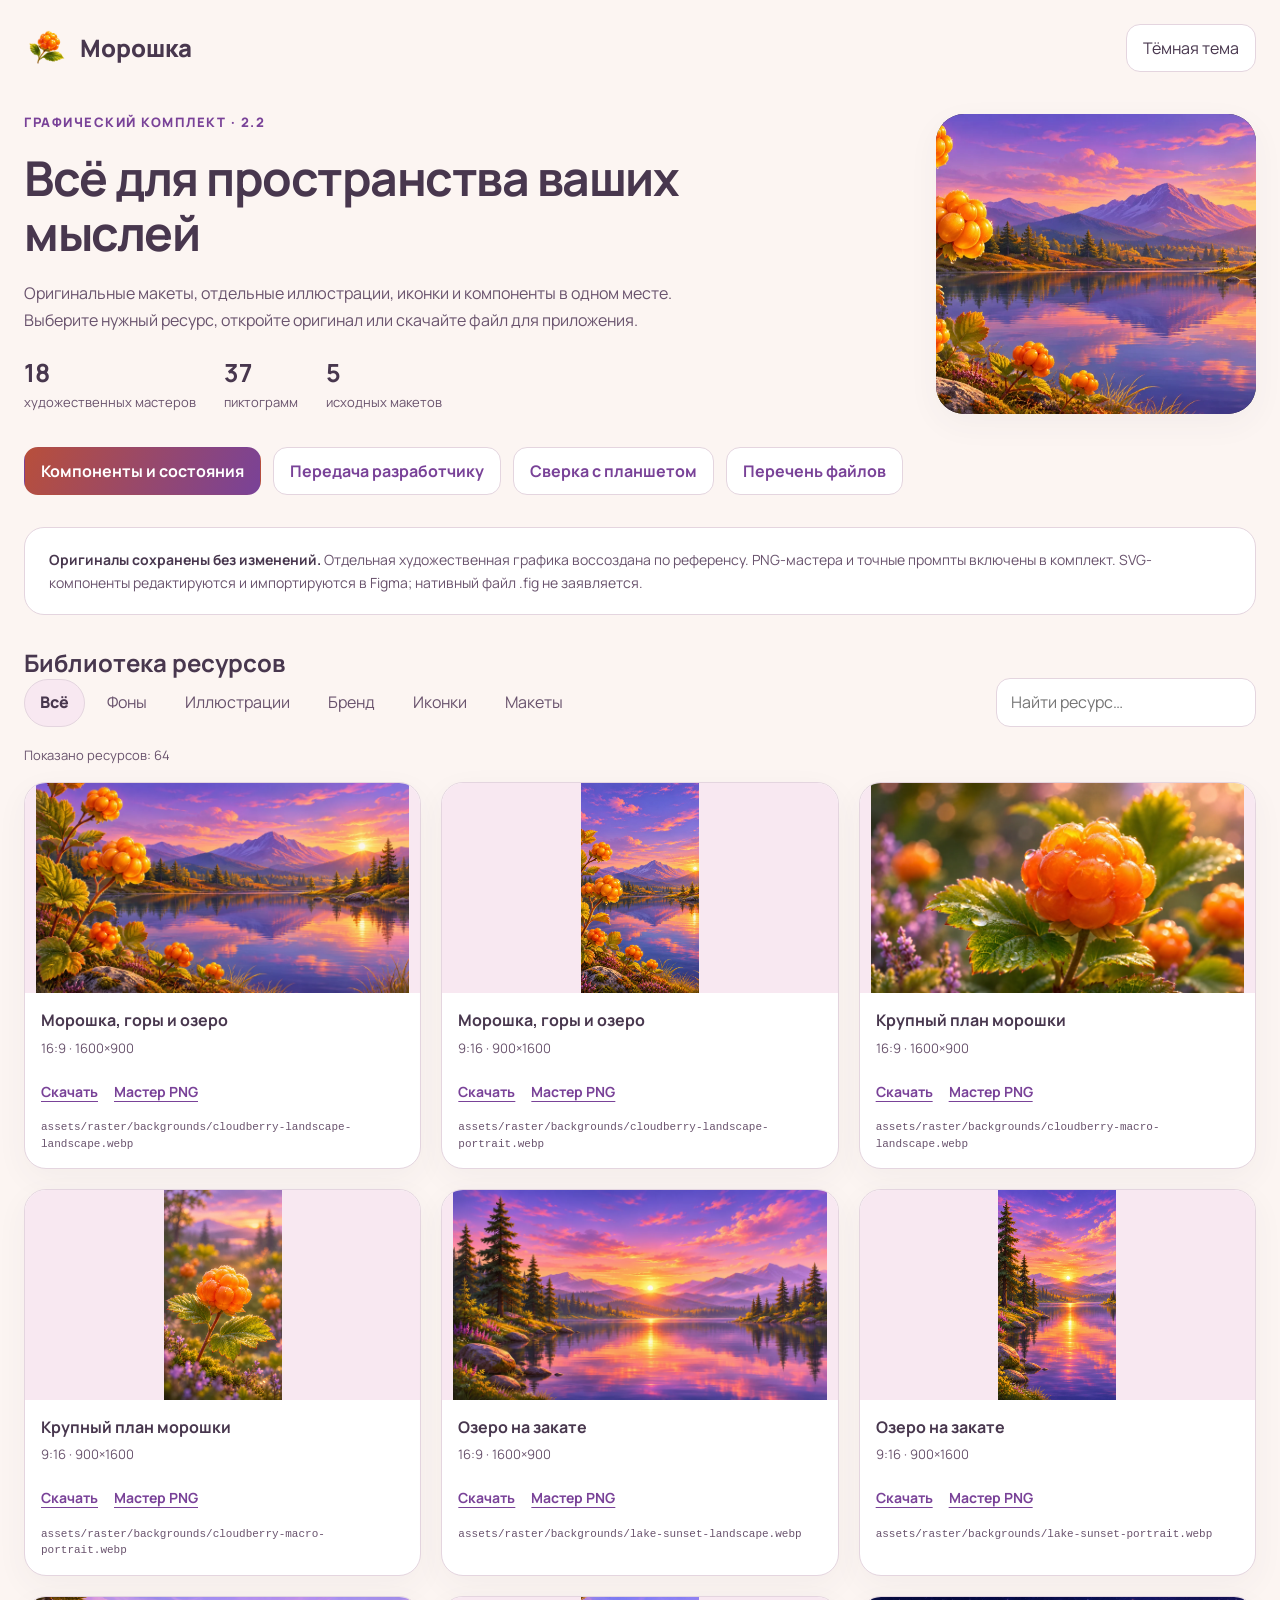
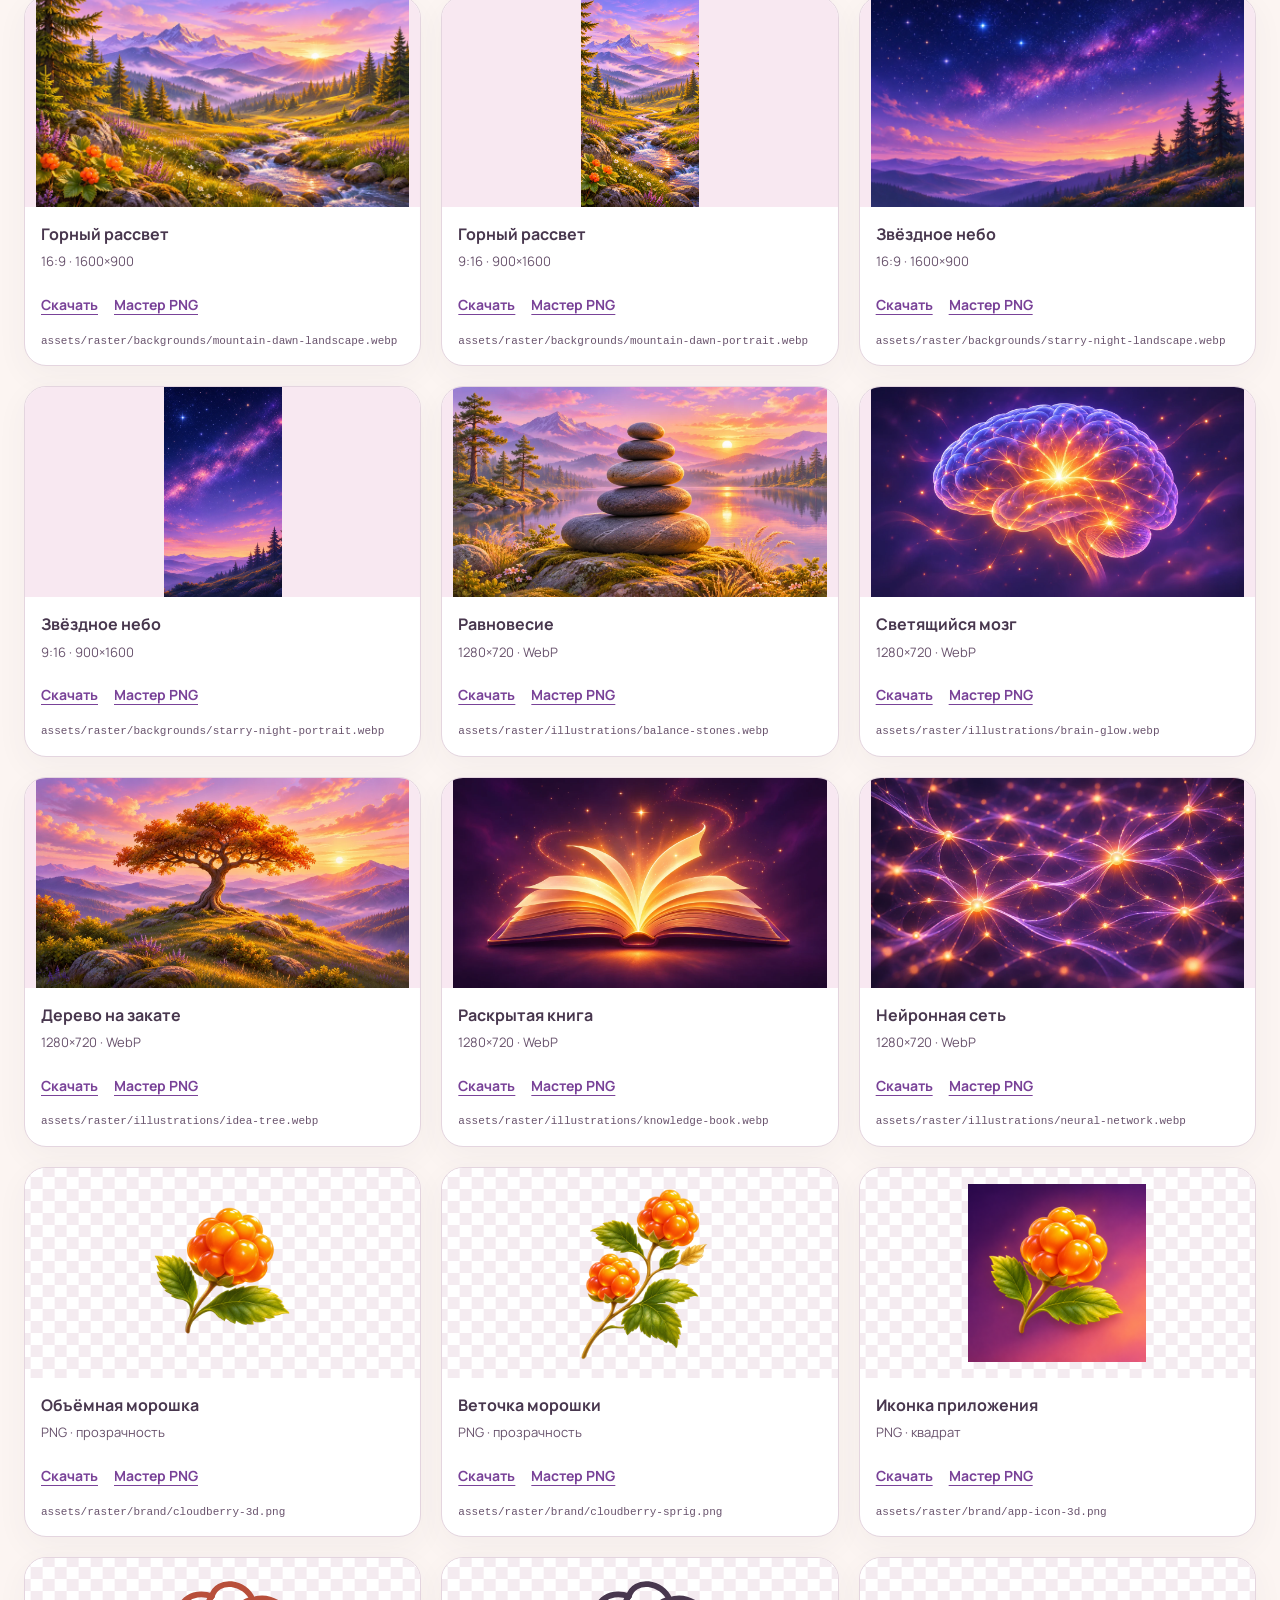
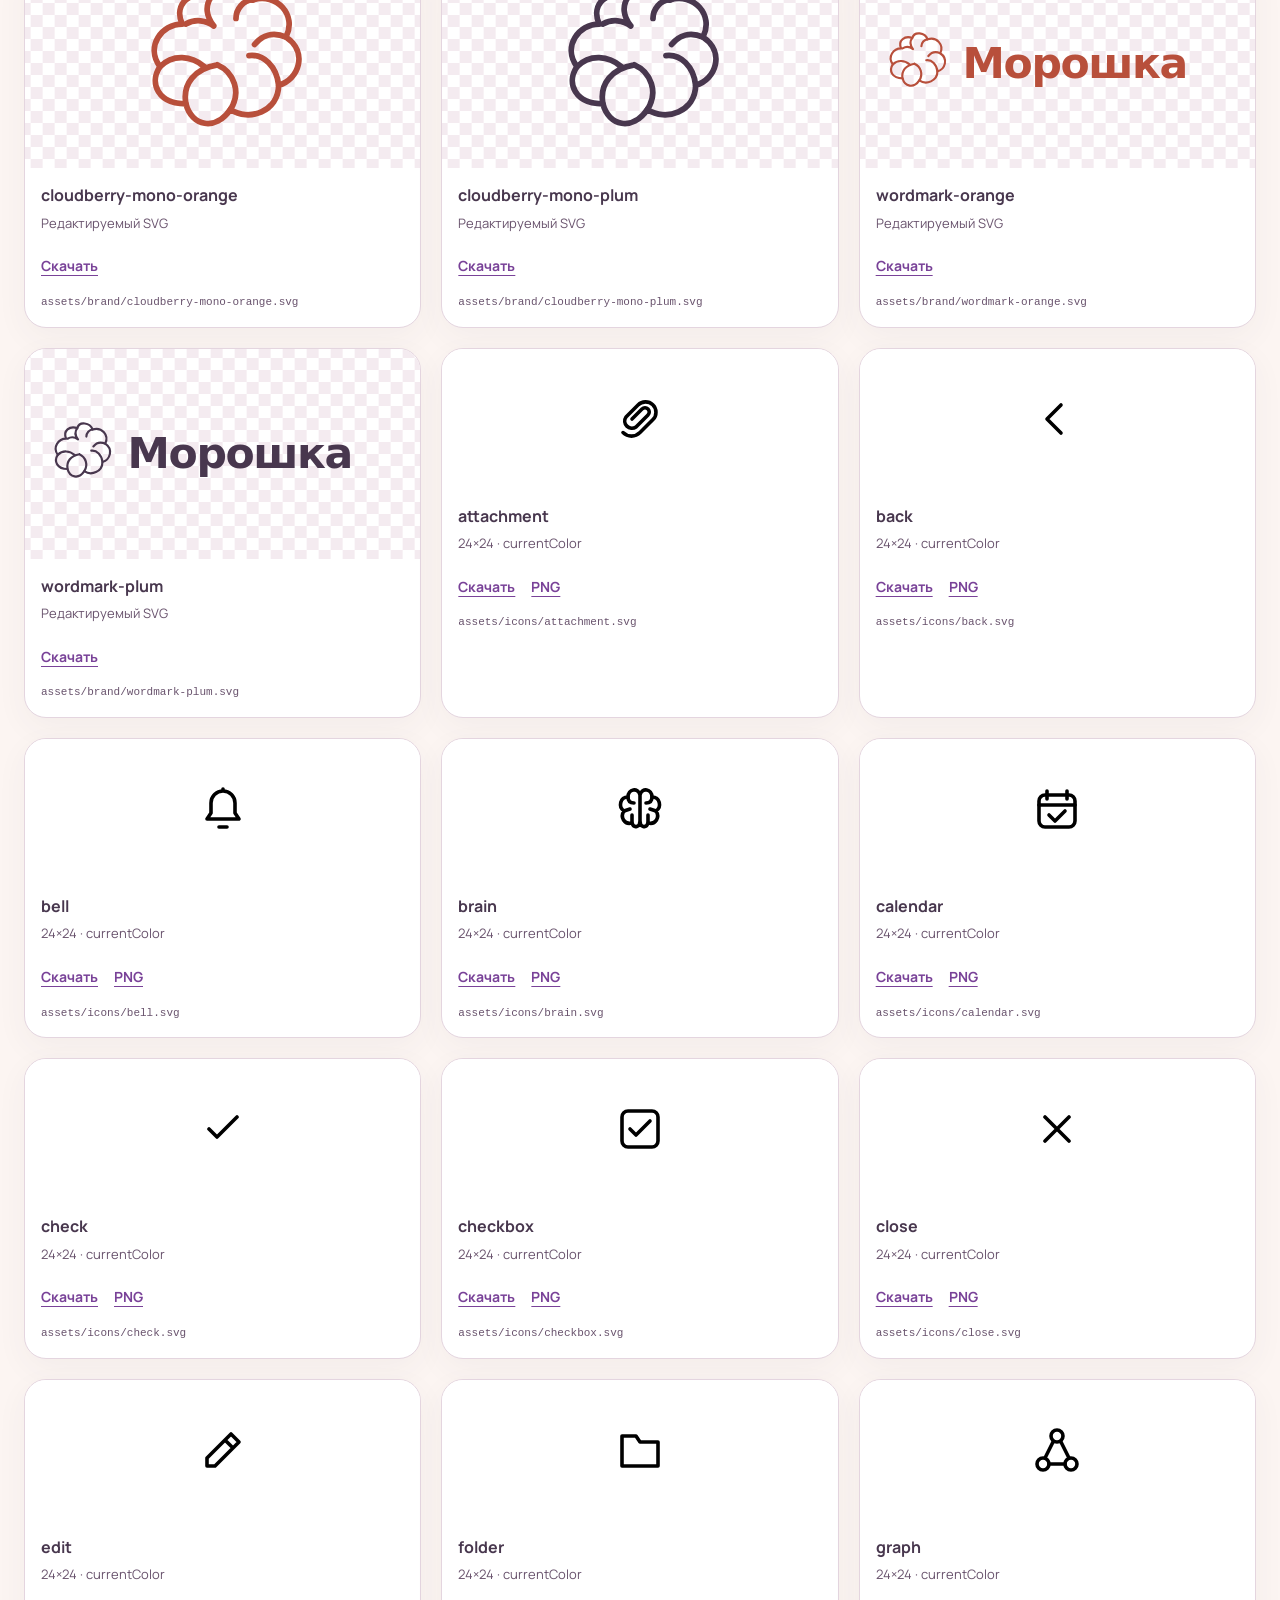
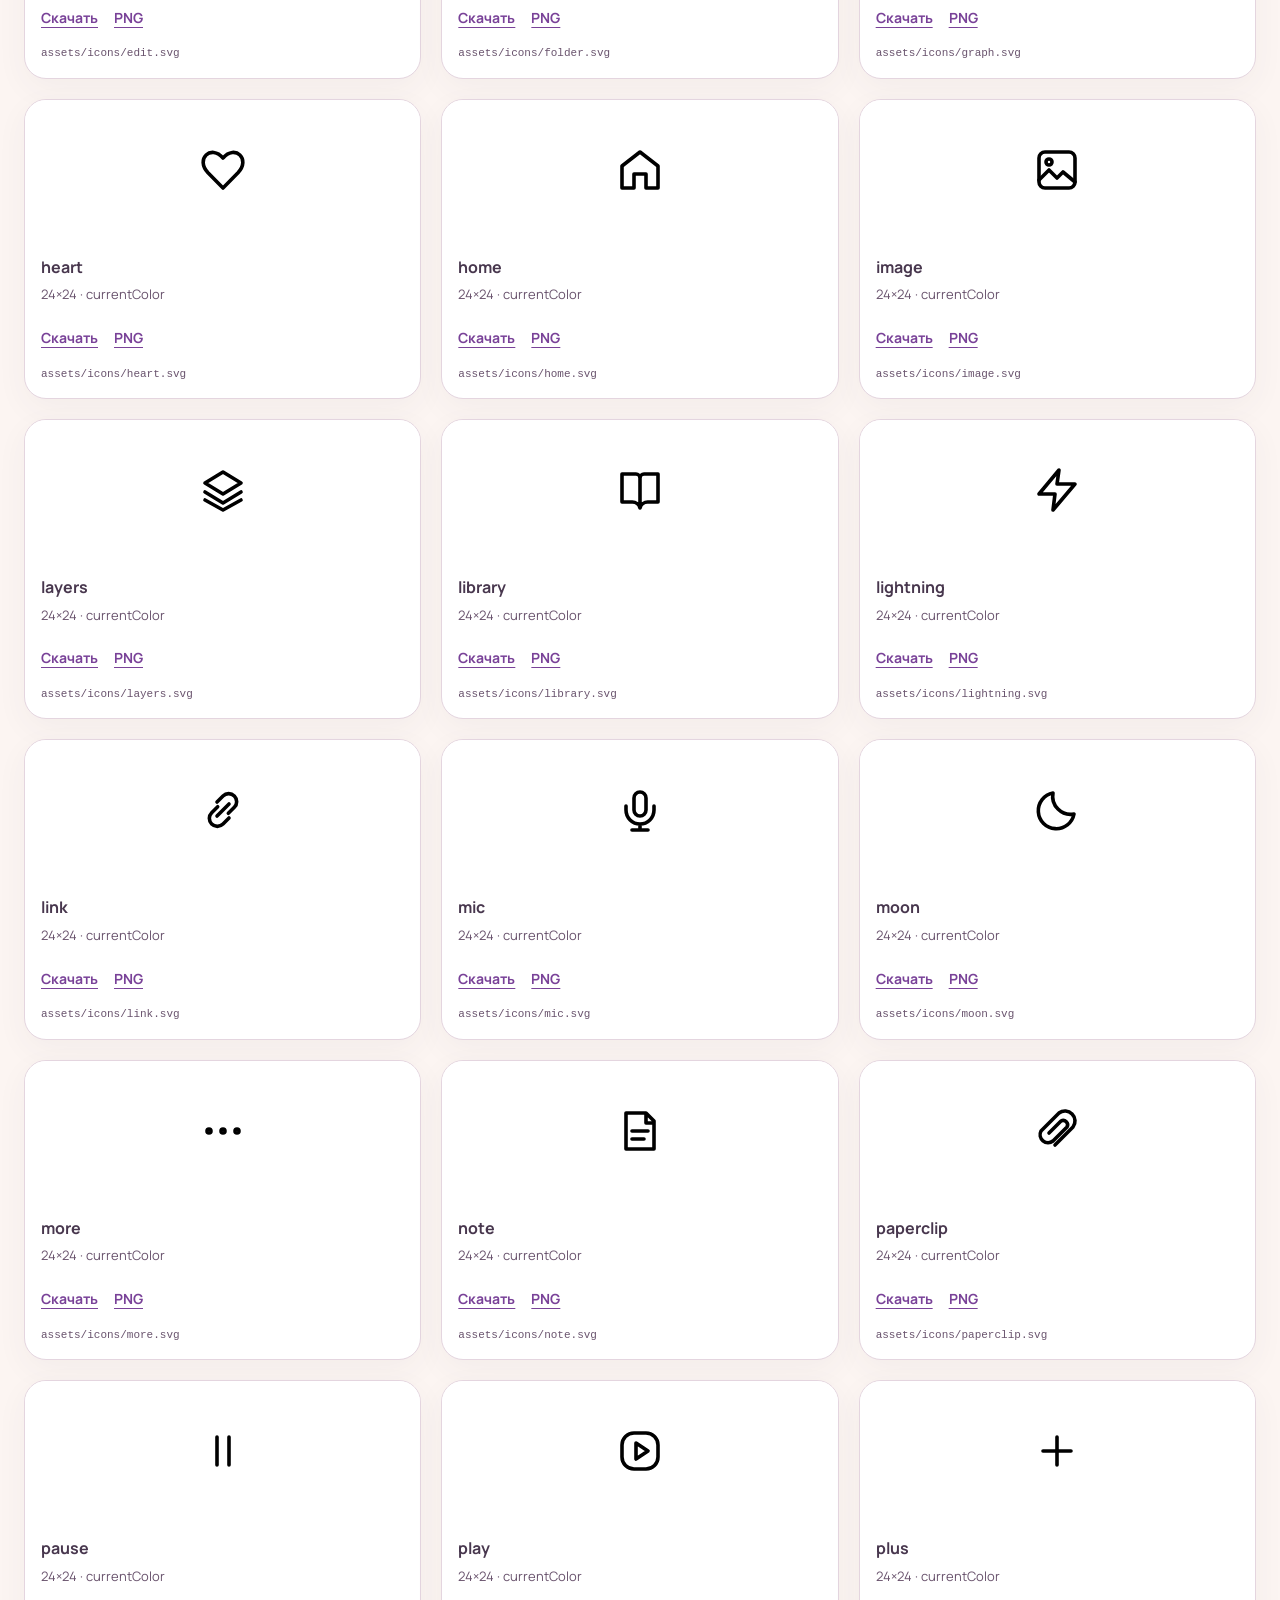
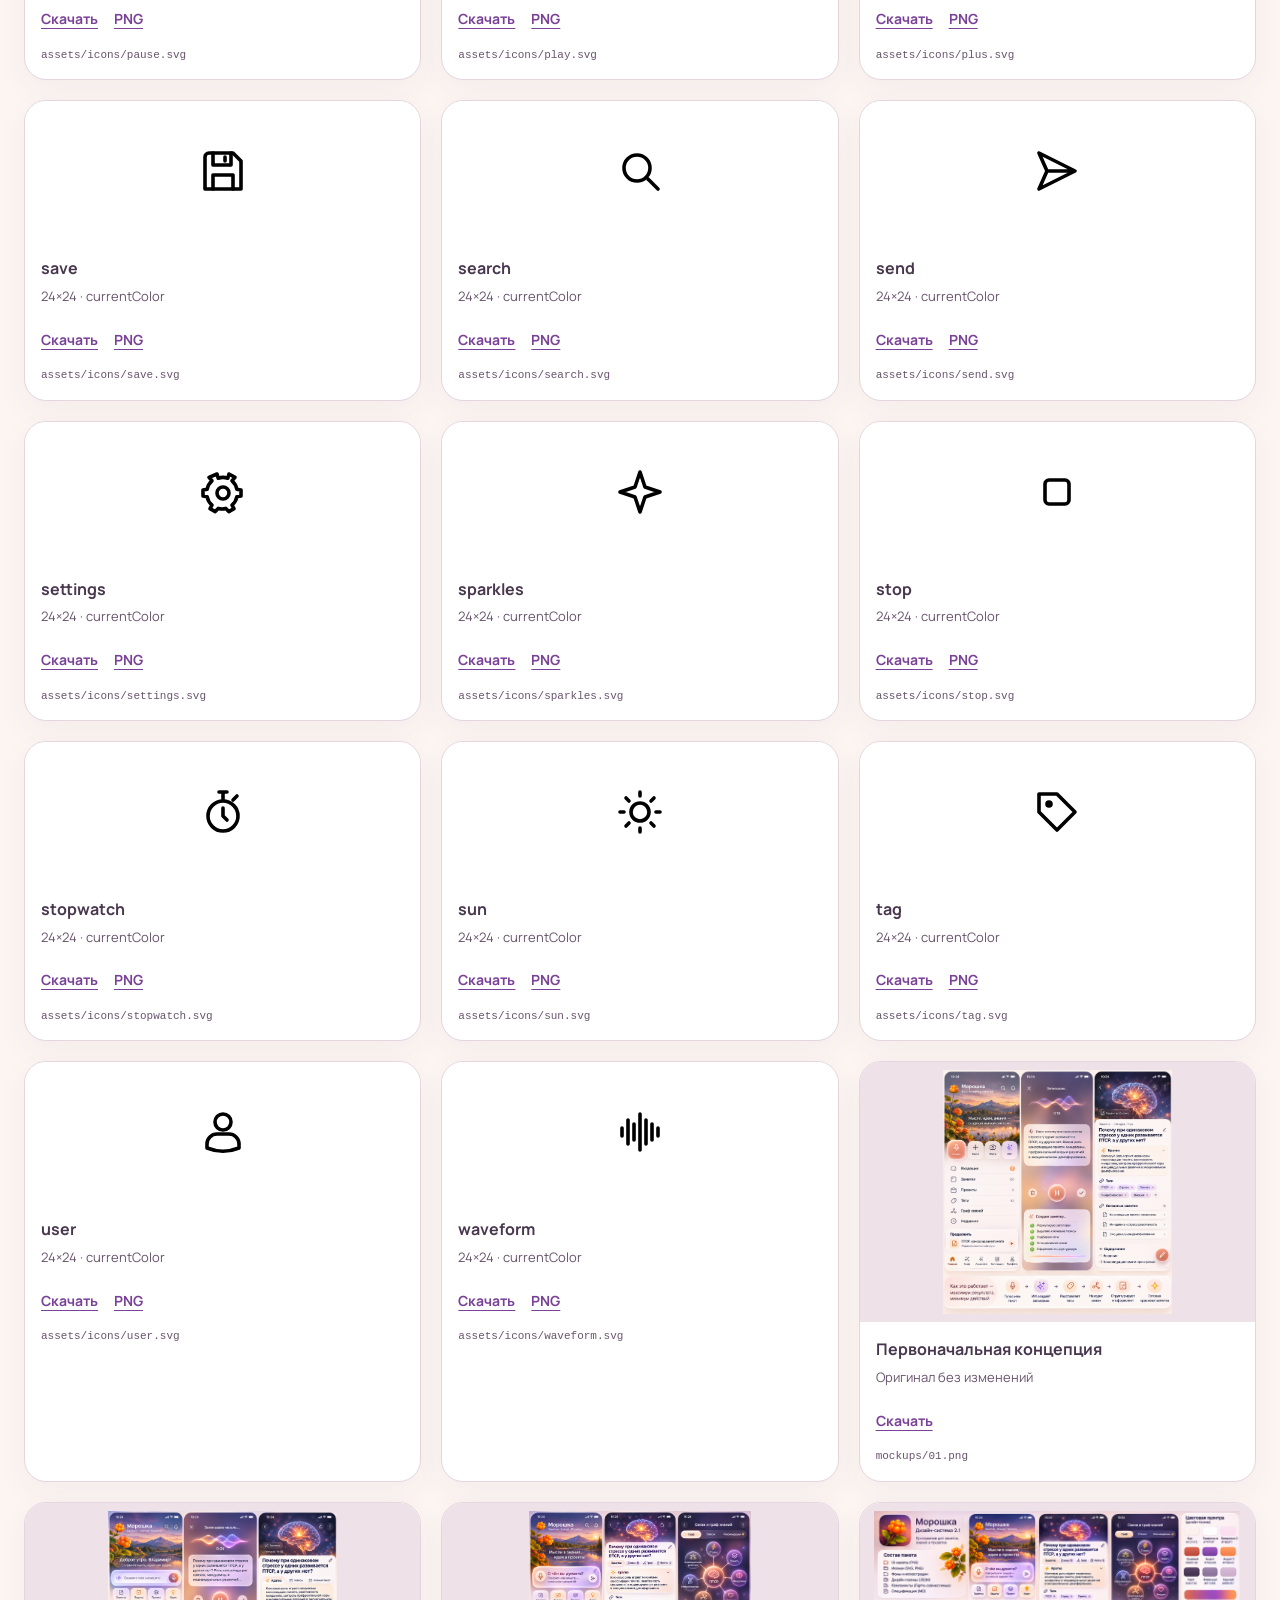
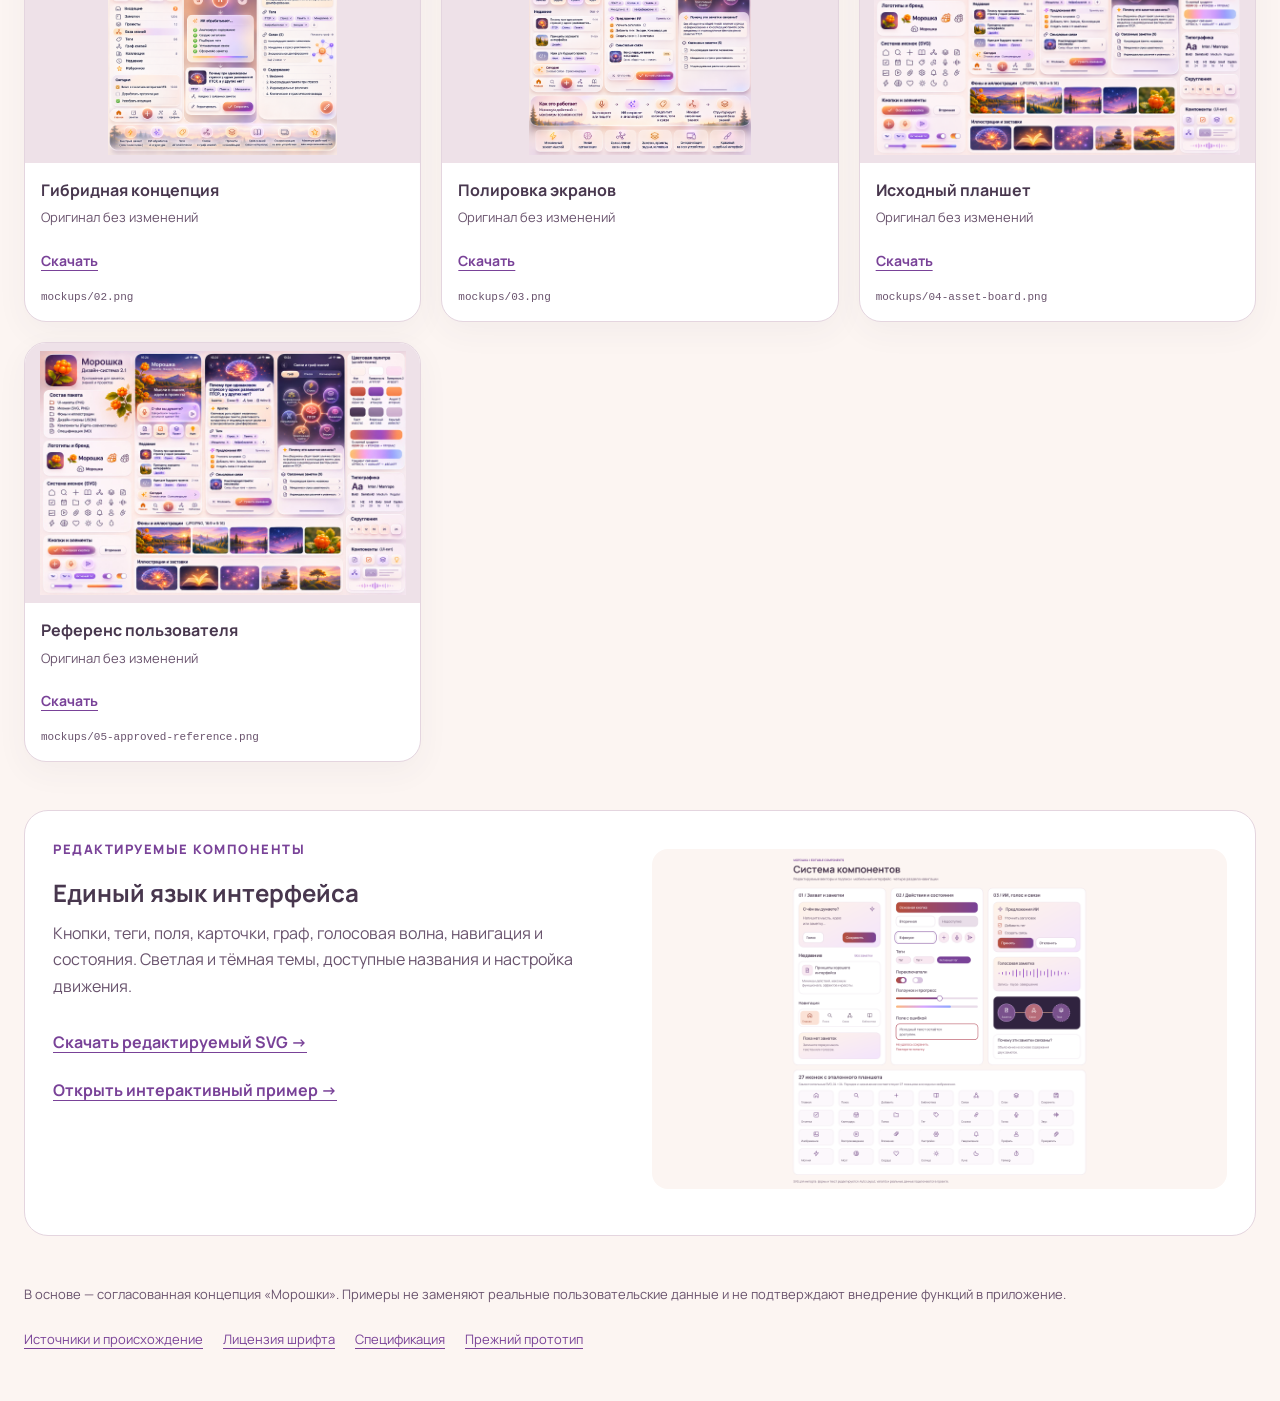
<file: docs/design/index.html>
<!doctype html>
<html lang="ru"><head><meta charset="utf-8"><meta name="viewport" content="width=device-width,initial-scale=1">
<meta name="color-scheme" content="light dark"><title>Морошка — графический комплект 2.2</title>
<style>
@font-face{font-family:Manrope;src:url('assets/fonts/Manrope-Variable.ttf') format('truetype');font-weight:200 800;font-display:swap}
:root{--bg:#fcf5f2;--surface:#fff;--ink:#48374e;--muted:#69536d;--line:#e4d5df;--accent:#794298;--shadow:0 10px 32px #48374e0c;--wash:#f8e8f1}
:root[data-theme=dark]{--bg:#211b29;--surface:#302638;--ink:#fff4f5;--muted:#d3bed3;--line:#65536d;--accent:#d8b8f5;--shadow:0 10px 32px #0002;--wash:#46334e}
*{box-sizing:border-box}body{margin:0;background:var(--bg);color:var(--ink);font:16px/1.65 Manrope,system-ui,sans-serif}a{color:var(--accent);text-underline-offset:4px}button,input{font:inherit}button,a,input{touch-action:manipulation}button:focus-visible,a:focus-visible,input:focus-visible{outline:3px solid var(--accent);outline-offset:4px}button{cursor:pointer}header,main,footer{max-width:1280px;margin:auto;padding:0 24px}header{display:flex;align-items:center;justify-content:space-between;gap:16px;padding-top:24px;padding-bottom:20px}.brand{font-size:24px;font-weight:800;text-decoration:none;color:var(--ink);display:flex;align-items:center;gap:10px}.brand img{width:46px;height:46px;object-fit:contain}.quiet{background:var(--surface);color:var(--ink);border:1px solid var(--line);border-radius:14px;padding:10px 16px;min-height:48px}h1,h2,h3,p{margin:0}h1{font-size:clamp(30px,4vw,48px);line-height:1.15;letter-spacing:-1.5px;max-width:740px}h2{font-size:24px;line-height:1.3}h3{font-size:16px;line-height:1.4;overflow-wrap:anywhere}.hero{display:grid;grid-template-columns:1fr 320px;gap:24px;align-items:center;margin:20px 0 32px}.hero p{color:var(--muted);max-width:700px;margin-top:20px}.hero-art{height:300px;background:#302638;border-radius:28px;overflow:hidden;box-shadow:var(--shadow)}.hero-art img{width:100%;height:100%;object-fit:cover}.eyebrow{display:block;color:var(--accent);font-size:13px;font-weight:800;letter-spacing:1.5px;margin-bottom:16px}.stats{display:flex;gap:28px;margin-top:24px;flex-wrap:wrap}.stats b{font-size:25px;display:block;line-height:1.25}.stats span{font-size:13px;color:var(--muted)}.resources{display:flex;gap:12px;flex-wrap:wrap;margin-bottom:32px}.resources a{min-height:48px;border:1px solid var(--line);border-radius:14px;padding:10px 16px;background:var(--surface);text-decoration:none;font-weight:700}.resources .primary{background:linear-gradient(115deg,#b84f3b,#794298);color:#fff;border-color:transparent}.notice{padding:20px 24px;border:1px solid var(--line);border-radius:20px;background:var(--surface);font-size:14px;color:var(--muted);margin-bottom:32px}.notice strong{color:var(--ink)}.toolbox{display:flex;gap:16px;flex-wrap:wrap;justify-content:space-between;align-items:center;margin-bottom:18px}.filters{display:flex;gap:6px;flex-wrap:wrap}.filters button{min-height:48px;border:1px solid transparent;border-radius:999px;background:transparent;color:var(--muted);padding:9px 15px}.filters button[aria-pressed=true]{background:var(--wash);color:var(--ink);border-color:var(--line);font-weight:800}.search{min-height:48px;border:1px solid var(--line);border-radius:14px;background:var(--surface);color:var(--ink);padding:10px 14px;width:260px;max-width:100%}.result-line{font-size:13px;color:var(--muted);margin-bottom:16px}.grid{display:grid;grid-template-columns:repeat(3,minmax(0,1fr));gap:20px}.card{overflow:hidden;background:var(--surface);border:1px solid var(--line);border-radius:22px;box-shadow:var(--shadow)}.picture{height:210px;display:flex;align-items:center;justify-content:center;overflow:hidden;background:var(--wash);padding:0}.picture img{width:100%;height:100%;object-fit:contain}.picture.brand{background:repeating-conic-gradient(#fff 0% 25%,#f4ebf0 0% 50%) 50%/24px 24px;padding:16px}.picture.brand img{width:100%;height:100%;object-fit:contain}.picture.icons{height:140px;background:#fff}.picture.icons img{width:48px;height:48px}.picture.mockups{background:#eee1e8;padding:8px;height:260px}.card-body{padding:16px}.card-body p{font-size:13px;color:var(--muted);margin-top:6px}.links{display:flex;gap:16px;margin:10px 0 6px}.links a{font-size:14px;min-height:44px;display:flex;align-items:center;font-weight:700}code{font:11px/1.5 ui-monospace,monospace;display:block;color:var(--muted);overflow-wrap:anywhere}.empty{padding:48px 16px;text-align:center;color:var(--muted)}[hidden]{display:none!important}.kit{display:grid;grid-template-columns:1fr 1fr;gap:24px;margin:48px 0 32px;padding:28px;border-radius:24px;border:1px solid var(--line);background:var(--surface)}.kit p{color:var(--muted);margin:12px 0 20px}.kit img{width:100%;max-height:340px;object-fit:contain;background:#fcf5f2;border-radius:16px}.kit a{display:inline-block;min-height:48px;padding:10px 0;font-weight:700}footer{font-size:13px;color:var(--muted);padding-top:16px;padding-bottom:40px}.footer-links{display:flex;gap:20px;flex-wrap:wrap;margin-top:12px}.footer-links a{min-height:44px;display:flex;align-items:center}@media(max-width:900px){.hero{grid-template-columns:1fr 240px}.grid{grid-template-columns:repeat(2,minmax(0,1fr))}.hero-art{height:260px}}@media(max-width:600px){header,main,footer{padding-left:16px;padding-right:16px}.brand{font-size:22px}.hero{grid-template-columns:1fr;margin-top:12px}.hero-art{height:220px}.grid{grid-template-columns:1fr}.picture{height:240px}.kit{grid-template-columns:1fr;padding:20px}.search{width:100%}.filters{gap:2px}.filters button{padding:8px 11px;font-size:14px}.stats{gap:22px}h1{letter-spacing:-.8px}}@media(prefers-reduced-motion:reduce){*{scroll-behavior:auto!important;animation:none!important;transition:none!important}}
</style></head><body>
<header><a class="brand" href="index.html"><img src="assets/raster/brand/cloudberry-3d.png" alt="">Морошка</a><button class="quiet" id="theme" aria-pressed="false">Тёмная тема</button></header>
<main><section class="hero"><div><span class="eyebrow">ГРАФИЧЕСКИЙ КОМПЛЕКТ · 2.2</span><h1>Всё для пространства ваших мыслей</h1><p>Оригинальные макеты, отдельные иллюстрации, иконки и компоненты в одном месте. Выберите нужный ресурс, откройте оригинал или скачайте файл для приложения.</p><div class="stats"><div><b>18</b><span>художественных мастеров</span></div><div><b>37</b><span>пиктограмм</span></div><div><b>5</b><span>исходных макетов</span></div></div></div><div class="hero-art"><img src="assets/raster/backgrounds/cloudberry-landscape-landscape.webp" alt="Морошка у горного озера на закате"></div></section>
<nav class="resources" aria-label="Материалы для разработчика"><a class="primary" href="assets/components/showcase.html">Компоненты и состояния</a><a href="HANDOFF.md">Передача разработчику</a><a href="ASSET_COVERAGE.md">Сверка с планшетом</a><a href="manifest.json">Перечень файлов</a></nav>
<aside class="notice"><strong>Оригиналы сохранены без изменений.</strong> Отдельная художественная графика воссоздана по референсу. PNG-мастера и точные промпты включены в комплект. SVG-компоненты редактируются и импортируются в Figma; нативный файл .fig не заявляется.</aside>
<section aria-labelledby="gallery-heading"><h2 id="gallery-heading">Библиотека ресурсов</h2><div class="toolbox"><div class="filters" role="group" aria-label="Категории"><button data-filter="all" aria-pressed="true">Всё</button><button data-filter="backgrounds" aria-pressed="false">Фоны</button><button data-filter="illustrations" aria-pressed="false">Иллюстрации</button><button data-filter="brand" aria-pressed="false">Бренд</button><button data-filter="icons" aria-pressed="false">Иконки</button><button data-filter="mockups" aria-pressed="false">Макеты</button></div><input class="search" id="search" type="search" placeholder="Найти ресурс…" aria-label="Поиск ресурсов"></div><p class="result-line" id="result-count" role="status"></p><div class="grid" id="gallery"><article class="card" data-kind="backgrounds" data-search="морошка, горы и озеро assets/raster/backgrounds/cloudberry-landscape-landscape.webp">
          <a class="picture backgrounds" href="assets/raster/backgrounds/cloudberry-landscape-landscape.webp" target="_blank" rel="noopener" aria-label="Открыть: Морошка, горы и озеро"><img src="assets/raster/backgrounds/cloudberry-landscape-landscape.webp" alt="Морошка, горы и озеро" loading="lazy"></a>
          <div class="card-body"><h3>Морошка, горы и озеро</h3><p>16:9 · 1600×900</p><div class="links"><a href="assets/raster/backgrounds/cloudberry-landscape-landscape.webp" download>Скачать</a><a href="assets/masters/backgrounds/cloudberry-landscape-landscape.png" download>Мастер PNG</a></div><code>assets/raster/backgrounds/cloudberry-landscape-landscape.webp</code></div></article>
<article class="card" data-kind="backgrounds" data-search="морошка, горы и озеро assets/raster/backgrounds/cloudberry-landscape-portrait.webp">
          <a class="picture backgrounds" href="assets/raster/backgrounds/cloudberry-landscape-portrait.webp" target="_blank" rel="noopener" aria-label="Открыть: Морошка, горы и озеро"><img src="assets/raster/backgrounds/cloudberry-landscape-portrait.webp" alt="Морошка, горы и озеро" loading="lazy"></a>
          <div class="card-body"><h3>Морошка, горы и озеро</h3><p>9:16 · 900×1600</p><div class="links"><a href="assets/raster/backgrounds/cloudberry-landscape-portrait.webp" download>Скачать</a><a href="assets/masters/backgrounds/cloudberry-landscape-portrait.png" download>Мастер PNG</a></div><code>assets/raster/backgrounds/cloudberry-landscape-portrait.webp</code></div></article>
<article class="card" data-kind="backgrounds" data-search="крупный план морошки assets/raster/backgrounds/cloudberry-macro-landscape.webp">
          <a class="picture backgrounds" href="assets/raster/backgrounds/cloudberry-macro-landscape.webp" target="_blank" rel="noopener" aria-label="Открыть: Крупный план морошки"><img src="assets/raster/backgrounds/cloudberry-macro-landscape.webp" alt="Крупный план морошки" loading="lazy"></a>
          <div class="card-body"><h3>Крупный план морошки</h3><p>16:9 · 1600×900</p><div class="links"><a href="assets/raster/backgrounds/cloudberry-macro-landscape.webp" download>Скачать</a><a href="assets/masters/backgrounds/cloudberry-macro-landscape.png" download>Мастер PNG</a></div><code>assets/raster/backgrounds/cloudberry-macro-landscape.webp</code></div></article>
<article class="card" data-kind="backgrounds" data-search="крупный план морошки assets/raster/backgrounds/cloudberry-macro-portrait.webp">
          <a class="picture backgrounds" href="assets/raster/backgrounds/cloudberry-macro-portrait.webp" target="_blank" rel="noopener" aria-label="Открыть: Крупный план морошки"><img src="assets/raster/backgrounds/cloudberry-macro-portrait.webp" alt="Крупный план морошки" loading="lazy"></a>
          <div class="card-body"><h3>Крупный план морошки</h3><p>9:16 · 900×1600</p><div class="links"><a href="assets/raster/backgrounds/cloudberry-macro-portrait.webp" download>Скачать</a><a href="assets/masters/backgrounds/cloudberry-macro-portrait.png" download>Мастер PNG</a></div><code>assets/raster/backgrounds/cloudberry-macro-portrait.webp</code></div></article>
<article class="card" data-kind="backgrounds" data-search="озеро на закате assets/raster/backgrounds/lake-sunset-landscape.webp">
          <a class="picture backgrounds" href="assets/raster/backgrounds/lake-sunset-landscape.webp" target="_blank" rel="noopener" aria-label="Открыть: Озеро на закате"><img src="assets/raster/backgrounds/lake-sunset-landscape.webp" alt="Озеро на закате" loading="lazy"></a>
          <div class="card-body"><h3>Озеро на закате</h3><p>16:9 · 1600×900</p><div class="links"><a href="assets/raster/backgrounds/lake-sunset-landscape.webp" download>Скачать</a><a href="assets/masters/backgrounds/lake-sunset-landscape.png" download>Мастер PNG</a></div><code>assets/raster/backgrounds/lake-sunset-landscape.webp</code></div></article>
<article class="card" data-kind="backgrounds" data-search="озеро на закате assets/raster/backgrounds/lake-sunset-portrait.webp">
          <a class="picture backgrounds" href="assets/raster/backgrounds/lake-sunset-portrait.webp" target="_blank" rel="noopener" aria-label="Открыть: Озеро на закате"><img src="assets/raster/backgrounds/lake-sunset-portrait.webp" alt="Озеро на закате" loading="lazy"></a>
          <div class="card-body"><h3>Озеро на закате</h3><p>9:16 · 900×1600</p><div class="links"><a href="assets/raster/backgrounds/lake-sunset-portrait.webp" download>Скачать</a><a href="assets/masters/backgrounds/lake-sunset-portrait.png" download>Мастер PNG</a></div><code>assets/raster/backgrounds/lake-sunset-portrait.webp</code></div></article>
<article class="card" data-kind="backgrounds" data-search="горный рассвет assets/raster/backgrounds/mountain-dawn-landscape.webp">
          <a class="picture backgrounds" href="assets/raster/backgrounds/mountain-dawn-landscape.webp" target="_blank" rel="noopener" aria-label="Открыть: Горный рассвет"><img src="assets/raster/backgrounds/mountain-dawn-landscape.webp" alt="Горный рассвет" loading="lazy"></a>
          <div class="card-body"><h3>Горный рассвет</h3><p>16:9 · 1600×900</p><div class="links"><a href="assets/raster/backgrounds/mountain-dawn-landscape.webp" download>Скачать</a><a href="assets/masters/backgrounds/mountain-dawn-landscape.png" download>Мастер PNG</a></div><code>assets/raster/backgrounds/mountain-dawn-landscape.webp</code></div></article>
<article class="card" data-kind="backgrounds" data-search="горный рассвет assets/raster/backgrounds/mountain-dawn-portrait.webp">
          <a class="picture backgrounds" href="assets/raster/backgrounds/mountain-dawn-portrait.webp" target="_blank" rel="noopener" aria-label="Открыть: Горный рассвет"><img src="assets/raster/backgrounds/mountain-dawn-portrait.webp" alt="Горный рассвет" loading="lazy"></a>
          <div class="card-body"><h3>Горный рассвет</h3><p>9:16 · 900×1600</p><div class="links"><a href="assets/raster/backgrounds/mountain-dawn-portrait.webp" download>Скачать</a><a href="assets/masters/backgrounds/mountain-dawn-portrait.png" download>Мастер PNG</a></div><code>assets/raster/backgrounds/mountain-dawn-portrait.webp</code></div></article>
<article class="card" data-kind="backgrounds" data-search="звёздное небо assets/raster/backgrounds/starry-night-landscape.webp">
          <a class="picture backgrounds" href="assets/raster/backgrounds/starry-night-landscape.webp" target="_blank" rel="noopener" aria-label="Открыть: Звёздное небо"><img src="assets/raster/backgrounds/starry-night-landscape.webp" alt="Звёздное небо" loading="lazy"></a>
          <div class="card-body"><h3>Звёздное небо</h3><p>16:9 · 1600×900</p><div class="links"><a href="assets/raster/backgrounds/starry-night-landscape.webp" download>Скачать</a><a href="assets/masters/backgrounds/starry-night-landscape.png" download>Мастер PNG</a></div><code>assets/raster/backgrounds/starry-night-landscape.webp</code></div></article>
<article class="card" data-kind="backgrounds" data-search="звёздное небо assets/raster/backgrounds/starry-night-portrait.webp">
          <a class="picture backgrounds" href="assets/raster/backgrounds/starry-night-portrait.webp" target="_blank" rel="noopener" aria-label="Открыть: Звёздное небо"><img src="assets/raster/backgrounds/starry-night-portrait.webp" alt="Звёздное небо" loading="lazy"></a>
          <div class="card-body"><h3>Звёздное небо</h3><p>9:16 · 900×1600</p><div class="links"><a href="assets/raster/backgrounds/starry-night-portrait.webp" download>Скачать</a><a href="assets/masters/backgrounds/starry-night-portrait.png" download>Мастер PNG</a></div><code>assets/raster/backgrounds/starry-night-portrait.webp</code></div></article>
<article class="card" data-kind="illustrations" data-search="равновесие assets/raster/illustrations/balance-stones.webp">
          <a class="picture illustrations" href="assets/raster/illustrations/balance-stones.webp" target="_blank" rel="noopener" aria-label="Открыть: Равновесие"><img src="assets/raster/illustrations/balance-stones.webp" alt="Равновесие" loading="lazy"></a>
          <div class="card-body"><h3>Равновесие</h3><p>1280×720 · WebP</p><div class="links"><a href="assets/raster/illustrations/balance-stones.webp" download>Скачать</a><a href="assets/masters/illustrations/balance-stones.png" download>Мастер PNG</a></div><code>assets/raster/illustrations/balance-stones.webp</code></div></article>
<article class="card" data-kind="illustrations" data-search="светящийся мозг assets/raster/illustrations/brain-glow.webp">
          <a class="picture illustrations" href="assets/raster/illustrations/brain-glow.webp" target="_blank" rel="noopener" aria-label="Открыть: Светящийся мозг"><img src="assets/raster/illustrations/brain-glow.webp" alt="Светящийся мозг" loading="lazy"></a>
          <div class="card-body"><h3>Светящийся мозг</h3><p>1280×720 · WebP</p><div class="links"><a href="assets/raster/illustrations/brain-glow.webp" download>Скачать</a><a href="assets/masters/illustrations/brain-glow.png" download>Мастер PNG</a></div><code>assets/raster/illustrations/brain-glow.webp</code></div></article>
<article class="card" data-kind="illustrations" data-search="дерево на закате assets/raster/illustrations/idea-tree.webp">
          <a class="picture illustrations" href="assets/raster/illustrations/idea-tree.webp" target="_blank" rel="noopener" aria-label="Открыть: Дерево на закате"><img src="assets/raster/illustrations/idea-tree.webp" alt="Дерево на закате" loading="lazy"></a>
          <div class="card-body"><h3>Дерево на закате</h3><p>1280×720 · WebP</p><div class="links"><a href="assets/raster/illustrations/idea-tree.webp" download>Скачать</a><a href="assets/masters/illustrations/idea-tree.png" download>Мастер PNG</a></div><code>assets/raster/illustrations/idea-tree.webp</code></div></article>
<article class="card" data-kind="illustrations" data-search="раскрытая книга assets/raster/illustrations/knowledge-book.webp">
          <a class="picture illustrations" href="assets/raster/illustrations/knowledge-book.webp" target="_blank" rel="noopener" aria-label="Открыть: Раскрытая книга"><img src="assets/raster/illustrations/knowledge-book.webp" alt="Раскрытая книга" loading="lazy"></a>
          <div class="card-body"><h3>Раскрытая книга</h3><p>1280×720 · WebP</p><div class="links"><a href="assets/raster/illustrations/knowledge-book.webp" download>Скачать</a><a href="assets/masters/illustrations/knowledge-book.png" download>Мастер PNG</a></div><code>assets/raster/illustrations/knowledge-book.webp</code></div></article>
<article class="card" data-kind="illustrations" data-search="нейронная сеть assets/raster/illustrations/neural-network.webp">
          <a class="picture illustrations" href="assets/raster/illustrations/neural-network.webp" target="_blank" rel="noopener" aria-label="Открыть: Нейронная сеть"><img src="assets/raster/illustrations/neural-network.webp" alt="Нейронная сеть" loading="lazy"></a>
          <div class="card-body"><h3>Нейронная сеть</h3><p>1280×720 · WebP</p><div class="links"><a href="assets/raster/illustrations/neural-network.webp" download>Скачать</a><a href="assets/masters/illustrations/neural-network.png" download>Мастер PNG</a></div><code>assets/raster/illustrations/neural-network.webp</code></div></article>
<article class="card" data-kind="brand" data-search="объёмная морошка assets/raster/brand/cloudberry-3d.png">
          <a class="picture brand" href="assets/raster/brand/cloudberry-3d.png" target="_blank" rel="noopener" aria-label="Открыть: Объёмная морошка"><img src="assets/raster/brand/cloudberry-3d.png" alt="Объёмная морошка" loading="lazy"></a>
          <div class="card-body"><h3>Объёмная морошка</h3><p>PNG · прозрачность</p><div class="links"><a href="assets/raster/brand/cloudberry-3d.png" download>Скачать</a><a href="assets/masters/brand/cloudberry-3d.png" download>Мастер PNG</a></div><code>assets/raster/brand/cloudberry-3d.png</code></div></article>
<article class="card" data-kind="brand" data-search="веточка морошки assets/raster/brand/cloudberry-sprig.png">
          <a class="picture brand" href="assets/raster/brand/cloudberry-sprig.png" target="_blank" rel="noopener" aria-label="Открыть: Веточка морошки"><img src="assets/raster/brand/cloudberry-sprig.png" alt="Веточка морошки" loading="lazy"></a>
          <div class="card-body"><h3>Веточка морошки</h3><p>PNG · прозрачность</p><div class="links"><a href="assets/raster/brand/cloudberry-sprig.png" download>Скачать</a><a href="assets/masters/brand/cloudberry-sprig.png" download>Мастер PNG</a></div><code>assets/raster/brand/cloudberry-sprig.png</code></div></article>
<article class="card" data-kind="brand" data-search="иконка приложения assets/raster/brand/app-icon-3d.png">
          <a class="picture brand" href="assets/raster/brand/app-icon-3d.png" target="_blank" rel="noopener" aria-label="Открыть: Иконка приложения"><img src="assets/raster/brand/app-icon-3d.png" alt="Иконка приложения" loading="lazy"></a>
          <div class="card-body"><h3>Иконка приложения</h3><p>PNG · квадрат</p><div class="links"><a href="assets/raster/brand/app-icon-3d.png" download>Скачать</a><a href="assets/masters/brand/app-icon-3d.png" download>Мастер PNG</a></div><code>assets/raster/brand/app-icon-3d.png</code></div></article>
<article class="card" data-kind="brand" data-search="cloudberry-mono-orange assets/brand/cloudberry-mono-orange.svg">
          <a class="picture brand" href="assets/brand/cloudberry-mono-orange.svg" target="_blank" rel="noopener" aria-label="Открыть: cloudberry-mono-orange"><img src="assets/brand/cloudberry-mono-orange.svg" alt="cloudberry-mono-orange" loading="lazy"></a>
          <div class="card-body"><h3>cloudberry-mono-orange</h3><p>Редактируемый SVG</p><div class="links"><a href="assets/brand/cloudberry-mono-orange.svg" download>Скачать</a></div><code>assets/brand/cloudberry-mono-orange.svg</code></div></article>
<article class="card" data-kind="brand" data-search="cloudberry-mono-plum assets/brand/cloudberry-mono-plum.svg">
          <a class="picture brand" href="assets/brand/cloudberry-mono-plum.svg" target="_blank" rel="noopener" aria-label="Открыть: cloudberry-mono-plum"><img src="assets/brand/cloudberry-mono-plum.svg" alt="cloudberry-mono-plum" loading="lazy"></a>
          <div class="card-body"><h3>cloudberry-mono-plum</h3><p>Редактируемый SVG</p><div class="links"><a href="assets/brand/cloudberry-mono-plum.svg" download>Скачать</a></div><code>assets/brand/cloudberry-mono-plum.svg</code></div></article>
<article class="card" data-kind="brand" data-search="wordmark-orange assets/brand/wordmark-orange.svg">
          <a class="picture brand" href="assets/brand/wordmark-orange.svg" target="_blank" rel="noopener" aria-label="Открыть: wordmark-orange"><img src="assets/brand/wordmark-orange.svg" alt="wordmark-orange" loading="lazy"></a>
          <div class="card-body"><h3>wordmark-orange</h3><p>Редактируемый SVG</p><div class="links"><a href="assets/brand/wordmark-orange.svg" download>Скачать</a></div><code>assets/brand/wordmark-orange.svg</code></div></article>
<article class="card" data-kind="brand" data-search="wordmark-plum assets/brand/wordmark-plum.svg">
          <a class="picture brand" href="assets/brand/wordmark-plum.svg" target="_blank" rel="noopener" aria-label="Открыть: wordmark-plum"><img src="assets/brand/wordmark-plum.svg" alt="wordmark-plum" loading="lazy"></a>
          <div class="card-body"><h3>wordmark-plum</h3><p>Редактируемый SVG</p><div class="links"><a href="assets/brand/wordmark-plum.svg" download>Скачать</a></div><code>assets/brand/wordmark-plum.svg</code></div></article>
<article class="card" data-kind="icons" data-search="attachment assets/icons/attachment.svg">
          <a class="picture icons" href="assets/icons/attachment.svg" target="_blank" rel="noopener" aria-label="Открыть: attachment"><img src="assets/icons/attachment.svg" alt="attachment" loading="lazy"></a>
          <div class="card-body"><h3>attachment</h3><p>24×24 · currentColor</p><div class="links"><a href="assets/icons/attachment.svg" download>Скачать</a><a href="assets/icons-png/attachment.png" download>PNG</a></div><code>assets/icons/attachment.svg</code></div></article>
<article class="card" data-kind="icons" data-search="back assets/icons/back.svg">
          <a class="picture icons" href="assets/icons/back.svg" target="_blank" rel="noopener" aria-label="Открыть: back"><img src="assets/icons/back.svg" alt="back" loading="lazy"></a>
          <div class="card-body"><h3>back</h3><p>24×24 · currentColor</p><div class="links"><a href="assets/icons/back.svg" download>Скачать</a><a href="assets/icons-png/back.png" download>PNG</a></div><code>assets/icons/back.svg</code></div></article>
<article class="card" data-kind="icons" data-search="bell assets/icons/bell.svg">
          <a class="picture icons" href="assets/icons/bell.svg" target="_blank" rel="noopener" aria-label="Открыть: bell"><img src="assets/icons/bell.svg" alt="bell" loading="lazy"></a>
          <div class="card-body"><h3>bell</h3><p>24×24 · currentColor</p><div class="links"><a href="assets/icons/bell.svg" download>Скачать</a><a href="assets/icons-png/bell.png" download>PNG</a></div><code>assets/icons/bell.svg</code></div></article>
<article class="card" data-kind="icons" data-search="brain assets/icons/brain.svg">
          <a class="picture icons" href="assets/icons/brain.svg" target="_blank" rel="noopener" aria-label="Открыть: brain"><img src="assets/icons/brain.svg" alt="brain" loading="lazy"></a>
          <div class="card-body"><h3>brain</h3><p>24×24 · currentColor</p><div class="links"><a href="assets/icons/brain.svg" download>Скачать</a><a href="assets/icons-png/brain.png" download>PNG</a></div><code>assets/icons/brain.svg</code></div></article>
<article class="card" data-kind="icons" data-search="calendar assets/icons/calendar.svg">
          <a class="picture icons" href="assets/icons/calendar.svg" target="_blank" rel="noopener" aria-label="Открыть: calendar"><img src="assets/icons/calendar.svg" alt="calendar" loading="lazy"></a>
          <div class="card-body"><h3>calendar</h3><p>24×24 · currentColor</p><div class="links"><a href="assets/icons/calendar.svg" download>Скачать</a><a href="assets/icons-png/calendar.png" download>PNG</a></div><code>assets/icons/calendar.svg</code></div></article>
<article class="card" data-kind="icons" data-search="check assets/icons/check.svg">
          <a class="picture icons" href="assets/icons/check.svg" target="_blank" rel="noopener" aria-label="Открыть: check"><img src="assets/icons/check.svg" alt="check" loading="lazy"></a>
          <div class="card-body"><h3>check</h3><p>24×24 · currentColor</p><div class="links"><a href="assets/icons/check.svg" download>Скачать</a><a href="assets/icons-png/check.png" download>PNG</a></div><code>assets/icons/check.svg</code></div></article>
<article class="card" data-kind="icons" data-search="checkbox assets/icons/checkbox.svg">
          <a class="picture icons" href="assets/icons/checkbox.svg" target="_blank" rel="noopener" aria-label="Открыть: checkbox"><img src="assets/icons/checkbox.svg" alt="checkbox" loading="lazy"></a>
          <div class="card-body"><h3>checkbox</h3><p>24×24 · currentColor</p><div class="links"><a href="assets/icons/checkbox.svg" download>Скачать</a><a href="assets/icons-png/checkbox.png" download>PNG</a></div><code>assets/icons/checkbox.svg</code></div></article>
<article class="card" data-kind="icons" data-search="close assets/icons/close.svg">
          <a class="picture icons" href="assets/icons/close.svg" target="_blank" rel="noopener" aria-label="Открыть: close"><img src="assets/icons/close.svg" alt="close" loading="lazy"></a>
          <div class="card-body"><h3>close</h3><p>24×24 · currentColor</p><div class="links"><a href="assets/icons/close.svg" download>Скачать</a><a href="assets/icons-png/close.png" download>PNG</a></div><code>assets/icons/close.svg</code></div></article>
<article class="card" data-kind="icons" data-search="edit assets/icons/edit.svg">
          <a class="picture icons" href="assets/icons/edit.svg" target="_blank" rel="noopener" aria-label="Открыть: edit"><img src="assets/icons/edit.svg" alt="edit" loading="lazy"></a>
          <div class="card-body"><h3>edit</h3><p>24×24 · currentColor</p><div class="links"><a href="assets/icons/edit.svg" download>Скачать</a><a href="assets/icons-png/edit.png" download>PNG</a></div><code>assets/icons/edit.svg</code></div></article>
<article class="card" data-kind="icons" data-search="folder assets/icons/folder.svg">
          <a class="picture icons" href="assets/icons/folder.svg" target="_blank" rel="noopener" aria-label="Открыть: folder"><img src="assets/icons/folder.svg" alt="folder" loading="lazy"></a>
          <div class="card-body"><h3>folder</h3><p>24×24 · currentColor</p><div class="links"><a href="assets/icons/folder.svg" download>Скачать</a><a href="assets/icons-png/folder.png" download>PNG</a></div><code>assets/icons/folder.svg</code></div></article>
<article class="card" data-kind="icons" data-search="graph assets/icons/graph.svg">
          <a class="picture icons" href="assets/icons/graph.svg" target="_blank" rel="noopener" aria-label="Открыть: graph"><img src="assets/icons/graph.svg" alt="graph" loading="lazy"></a>
          <div class="card-body"><h3>graph</h3><p>24×24 · currentColor</p><div class="links"><a href="assets/icons/graph.svg" download>Скачать</a><a href="assets/icons-png/graph.png" download>PNG</a></div><code>assets/icons/graph.svg</code></div></article>
<article class="card" data-kind="icons" data-search="heart assets/icons/heart.svg">
          <a class="picture icons" href="assets/icons/heart.svg" target="_blank" rel="noopener" aria-label="Открыть: heart"><img src="assets/icons/heart.svg" alt="heart" loading="lazy"></a>
          <div class="card-body"><h3>heart</h3><p>24×24 · currentColor</p><div class="links"><a href="assets/icons/heart.svg" download>Скачать</a><a href="assets/icons-png/heart.png" download>PNG</a></div><code>assets/icons/heart.svg</code></div></article>
<article class="card" data-kind="icons" data-search="home assets/icons/home.svg">
          <a class="picture icons" href="assets/icons/home.svg" target="_blank" rel="noopener" aria-label="Открыть: home"><img src="assets/icons/home.svg" alt="home" loading="lazy"></a>
          <div class="card-body"><h3>home</h3><p>24×24 · currentColor</p><div class="links"><a href="assets/icons/home.svg" download>Скачать</a><a href="assets/icons-png/home.png" download>PNG</a></div><code>assets/icons/home.svg</code></div></article>
<article class="card" data-kind="icons" data-search="image assets/icons/image.svg">
          <a class="picture icons" href="assets/icons/image.svg" target="_blank" rel="noopener" aria-label="Открыть: image"><img src="assets/icons/image.svg" alt="image" loading="lazy"></a>
          <div class="card-body"><h3>image</h3><p>24×24 · currentColor</p><div class="links"><a href="assets/icons/image.svg" download>Скачать</a><a href="assets/icons-png/image.png" download>PNG</a></div><code>assets/icons/image.svg</code></div></article>
<article class="card" data-kind="icons" data-search="layers assets/icons/layers.svg">
          <a class="picture icons" href="assets/icons/layers.svg" target="_blank" rel="noopener" aria-label="Открыть: layers"><img src="assets/icons/layers.svg" alt="layers" loading="lazy"></a>
          <div class="card-body"><h3>layers</h3><p>24×24 · currentColor</p><div class="links"><a href="assets/icons/layers.svg" download>Скачать</a><a href="assets/icons-png/layers.png" download>PNG</a></div><code>assets/icons/layers.svg</code></div></article>
<article class="card" data-kind="icons" data-search="library assets/icons/library.svg">
          <a class="picture icons" href="assets/icons/library.svg" target="_blank" rel="noopener" aria-label="Открыть: library"><img src="assets/icons/library.svg" alt="library" loading="lazy"></a>
          <div class="card-body"><h3>library</h3><p>24×24 · currentColor</p><div class="links"><a href="assets/icons/library.svg" download>Скачать</a><a href="assets/icons-png/library.png" download>PNG</a></div><code>assets/icons/library.svg</code></div></article>
<article class="card" data-kind="icons" data-search="lightning assets/icons/lightning.svg">
          <a class="picture icons" href="assets/icons/lightning.svg" target="_blank" rel="noopener" aria-label="Открыть: lightning"><img src="assets/icons/lightning.svg" alt="lightning" loading="lazy"></a>
          <div class="card-body"><h3>lightning</h3><p>24×24 · currentColor</p><div class="links"><a href="assets/icons/lightning.svg" download>Скачать</a><a href="assets/icons-png/lightning.png" download>PNG</a></div><code>assets/icons/lightning.svg</code></div></article>
<article class="card" data-kind="icons" data-search="link assets/icons/link.svg">
          <a class="picture icons" href="assets/icons/link.svg" target="_blank" rel="noopener" aria-label="Открыть: link"><img src="assets/icons/link.svg" alt="link" loading="lazy"></a>
          <div class="card-body"><h3>link</h3><p>24×24 · currentColor</p><div class="links"><a href="assets/icons/link.svg" download>Скачать</a><a href="assets/icons-png/link.png" download>PNG</a></div><code>assets/icons/link.svg</code></div></article>
<article class="card" data-kind="icons" data-search="mic assets/icons/mic.svg">
          <a class="picture icons" href="assets/icons/mic.svg" target="_blank" rel="noopener" aria-label="Открыть: mic"><img src="assets/icons/mic.svg" alt="mic" loading="lazy"></a>
          <div class="card-body"><h3>mic</h3><p>24×24 · currentColor</p><div class="links"><a href="assets/icons/mic.svg" download>Скачать</a><a href="assets/icons-png/mic.png" download>PNG</a></div><code>assets/icons/mic.svg</code></div></article>
<article class="card" data-kind="icons" data-search="moon assets/icons/moon.svg">
          <a class="picture icons" href="assets/icons/moon.svg" target="_blank" rel="noopener" aria-label="Открыть: moon"><img src="assets/icons/moon.svg" alt="moon" loading="lazy"></a>
          <div class="card-body"><h3>moon</h3><p>24×24 · currentColor</p><div class="links"><a href="assets/icons/moon.svg" download>Скачать</a><a href="assets/icons-png/moon.png" download>PNG</a></div><code>assets/icons/moon.svg</code></div></article>
<article class="card" data-kind="icons" data-search="more assets/icons/more.svg">
          <a class="picture icons" href="assets/icons/more.svg" target="_blank" rel="noopener" aria-label="Открыть: more"><img src="assets/icons/more.svg" alt="more" loading="lazy"></a>
          <div class="card-body"><h3>more</h3><p>24×24 · currentColor</p><div class="links"><a href="assets/icons/more.svg" download>Скачать</a><a href="assets/icons-png/more.png" download>PNG</a></div><code>assets/icons/more.svg</code></div></article>
<article class="card" data-kind="icons" data-search="note assets/icons/note.svg">
          <a class="picture icons" href="assets/icons/note.svg" target="_blank" rel="noopener" aria-label="Открыть: note"><img src="assets/icons/note.svg" alt="note" loading="lazy"></a>
          <div class="card-body"><h3>note</h3><p>24×24 · currentColor</p><div class="links"><a href="assets/icons/note.svg" download>Скачать</a><a href="assets/icons-png/note.png" download>PNG</a></div><code>assets/icons/note.svg</code></div></article>
<article class="card" data-kind="icons" data-search="paperclip assets/icons/paperclip.svg">
          <a class="picture icons" href="assets/icons/paperclip.svg" target="_blank" rel="noopener" aria-label="Открыть: paperclip"><img src="assets/icons/paperclip.svg" alt="paperclip" loading="lazy"></a>
          <div class="card-body"><h3>paperclip</h3><p>24×24 · currentColor</p><div class="links"><a href="assets/icons/paperclip.svg" download>Скачать</a><a href="assets/icons-png/paperclip.png" download>PNG</a></div><code>assets/icons/paperclip.svg</code></div></article>
<article class="card" data-kind="icons" data-search="pause assets/icons/pause.svg">
          <a class="picture icons" href="assets/icons/pause.svg" target="_blank" rel="noopener" aria-label="Открыть: pause"><img src="assets/icons/pause.svg" alt="pause" loading="lazy"></a>
          <div class="card-body"><h3>pause</h3><p>24×24 · currentColor</p><div class="links"><a href="assets/icons/pause.svg" download>Скачать</a><a href="assets/icons-png/pause.png" download>PNG</a></div><code>assets/icons/pause.svg</code></div></article>
<article class="card" data-kind="icons" data-search="play assets/icons/play.svg">
          <a class="picture icons" href="assets/icons/play.svg" target="_blank" rel="noopener" aria-label="Открыть: play"><img src="assets/icons/play.svg" alt="play" loading="lazy"></a>
          <div class="card-body"><h3>play</h3><p>24×24 · currentColor</p><div class="links"><a href="assets/icons/play.svg" download>Скачать</a><a href="assets/icons-png/play.png" download>PNG</a></div><code>assets/icons/play.svg</code></div></article>
<article class="card" data-kind="icons" data-search="plus assets/icons/plus.svg">
          <a class="picture icons" href="assets/icons/plus.svg" target="_blank" rel="noopener" aria-label="Открыть: plus"><img src="assets/icons/plus.svg" alt="plus" loading="lazy"></a>
          <div class="card-body"><h3>plus</h3><p>24×24 · currentColor</p><div class="links"><a href="assets/icons/plus.svg" download>Скачать</a><a href="assets/icons-png/plus.png" download>PNG</a></div><code>assets/icons/plus.svg</code></div></article>
<article class="card" data-kind="icons" data-search="save assets/icons/save.svg">
          <a class="picture icons" href="assets/icons/save.svg" target="_blank" rel="noopener" aria-label="Открыть: save"><img src="assets/icons/save.svg" alt="save" loading="lazy"></a>
          <div class="card-body"><h3>save</h3><p>24×24 · currentColor</p><div class="links"><a href="assets/icons/save.svg" download>Скачать</a><a href="assets/icons-png/save.png" download>PNG</a></div><code>assets/icons/save.svg</code></div></article>
<article class="card" data-kind="icons" data-search="search assets/icons/search.svg">
          <a class="picture icons" href="assets/icons/search.svg" target="_blank" rel="noopener" aria-label="Открыть: search"><img src="assets/icons/search.svg" alt="search" loading="lazy"></a>
          <div class="card-body"><h3>search</h3><p>24×24 · currentColor</p><div class="links"><a href="assets/icons/search.svg" download>Скачать</a><a href="assets/icons-png/search.png" download>PNG</a></div><code>assets/icons/search.svg</code></div></article>
<article class="card" data-kind="icons" data-search="send assets/icons/send.svg">
          <a class="picture icons" href="assets/icons/send.svg" target="_blank" rel="noopener" aria-label="Открыть: send"><img src="assets/icons/send.svg" alt="send" loading="lazy"></a>
          <div class="card-body"><h3>send</h3><p>24×24 · currentColor</p><div class="links"><a href="assets/icons/send.svg" download>Скачать</a><a href="assets/icons-png/send.png" download>PNG</a></div><code>assets/icons/send.svg</code></div></article>
<article class="card" data-kind="icons" data-search="settings assets/icons/settings.svg">
          <a class="picture icons" href="assets/icons/settings.svg" target="_blank" rel="noopener" aria-label="Открыть: settings"><img src="assets/icons/settings.svg" alt="settings" loading="lazy"></a>
          <div class="card-body"><h3>settings</h3><p>24×24 · currentColor</p><div class="links"><a href="assets/icons/settings.svg" download>Скачать</a><a href="assets/icons-png/settings.png" download>PNG</a></div><code>assets/icons/settings.svg</code></div></article>
<article class="card" data-kind="icons" data-search="sparkles assets/icons/sparkles.svg">
          <a class="picture icons" href="assets/icons/sparkles.svg" target="_blank" rel="noopener" aria-label="Открыть: sparkles"><img src="assets/icons/sparkles.svg" alt="sparkles" loading="lazy"></a>
          <div class="card-body"><h3>sparkles</h3><p>24×24 · currentColor</p><div class="links"><a href="assets/icons/sparkles.svg" download>Скачать</a><a href="assets/icons-png/sparkles.png" download>PNG</a></div><code>assets/icons/sparkles.svg</code></div></article>
<article class="card" data-kind="icons" data-search="stop assets/icons/stop.svg">
          <a class="picture icons" href="assets/icons/stop.svg" target="_blank" rel="noopener" aria-label="Открыть: stop"><img src="assets/icons/stop.svg" alt="stop" loading="lazy"></a>
          <div class="card-body"><h3>stop</h3><p>24×24 · currentColor</p><div class="links"><a href="assets/icons/stop.svg" download>Скачать</a><a href="assets/icons-png/stop.png" download>PNG</a></div><code>assets/icons/stop.svg</code></div></article>
<article class="card" data-kind="icons" data-search="stopwatch assets/icons/stopwatch.svg">
          <a class="picture icons" href="assets/icons/stopwatch.svg" target="_blank" rel="noopener" aria-label="Открыть: stopwatch"><img src="assets/icons/stopwatch.svg" alt="stopwatch" loading="lazy"></a>
          <div class="card-body"><h3>stopwatch</h3><p>24×24 · currentColor</p><div class="links"><a href="assets/icons/stopwatch.svg" download>Скачать</a><a href="assets/icons-png/stopwatch.png" download>PNG</a></div><code>assets/icons/stopwatch.svg</code></div></article>
<article class="card" data-kind="icons" data-search="sun assets/icons/sun.svg">
          <a class="picture icons" href="assets/icons/sun.svg" target="_blank" rel="noopener" aria-label="Открыть: sun"><img src="assets/icons/sun.svg" alt="sun" loading="lazy"></a>
          <div class="card-body"><h3>sun</h3><p>24×24 · currentColor</p><div class="links"><a href="assets/icons/sun.svg" download>Скачать</a><a href="assets/icons-png/sun.png" download>PNG</a></div><code>assets/icons/sun.svg</code></div></article>
<article class="card" data-kind="icons" data-search="tag assets/icons/tag.svg">
          <a class="picture icons" href="assets/icons/tag.svg" target="_blank" rel="noopener" aria-label="Открыть: tag"><img src="assets/icons/tag.svg" alt="tag" loading="lazy"></a>
          <div class="card-body"><h3>tag</h3><p>24×24 · currentColor</p><div class="links"><a href="assets/icons/tag.svg" download>Скачать</a><a href="assets/icons-png/tag.png" download>PNG</a></div><code>assets/icons/tag.svg</code></div></article>
<article class="card" data-kind="icons" data-search="user assets/icons/user.svg">
          <a class="picture icons" href="assets/icons/user.svg" target="_blank" rel="noopener" aria-label="Открыть: user"><img src="assets/icons/user.svg" alt="user" loading="lazy"></a>
          <div class="card-body"><h3>user</h3><p>24×24 · currentColor</p><div class="links"><a href="assets/icons/user.svg" download>Скачать</a><a href="assets/icons-png/user.png" download>PNG</a></div><code>assets/icons/user.svg</code></div></article>
<article class="card" data-kind="icons" data-search="waveform assets/icons/waveform.svg">
          <a class="picture icons" href="assets/icons/waveform.svg" target="_blank" rel="noopener" aria-label="Открыть: waveform"><img src="assets/icons/waveform.svg" alt="waveform" loading="lazy"></a>
          <div class="card-body"><h3>waveform</h3><p>24×24 · currentColor</p><div class="links"><a href="assets/icons/waveform.svg" download>Скачать</a><a href="assets/icons-png/waveform.png" download>PNG</a></div><code>assets/icons/waveform.svg</code></div></article>
<article class="card" data-kind="mockups" data-search="первоначальная концепция mockups/01.png">
          <a class="picture mockups" href="mockups/01.png" target="_blank" rel="noopener" aria-label="Открыть: Первоначальная концепция"><img src="mockups/01.png" alt="Первоначальная концепция" loading="lazy"></a>
          <div class="card-body"><h3>Первоначальная концепция</h3><p>Оригинал без изменений</p><div class="links"><a href="mockups/01.png" download>Скачать</a></div><code>mockups/01.png</code></div></article>
<article class="card" data-kind="mockups" data-search="гибридная концепция mockups/02.png">
          <a class="picture mockups" href="mockups/02.png" target="_blank" rel="noopener" aria-label="Открыть: Гибридная концепция"><img src="mockups/02.png" alt="Гибридная концепция" loading="lazy"></a>
          <div class="card-body"><h3>Гибридная концепция</h3><p>Оригинал без изменений</p><div class="links"><a href="mockups/02.png" download>Скачать</a></div><code>mockups/02.png</code></div></article>
<article class="card" data-kind="mockups" data-search="полировка экранов mockups/03.png">
          <a class="picture mockups" href="mockups/03.png" target="_blank" rel="noopener" aria-label="Открыть: Полировка экранов"><img src="mockups/03.png" alt="Полировка экранов" loading="lazy"></a>
          <div class="card-body"><h3>Полировка экранов</h3><p>Оригинал без изменений</p><div class="links"><a href="mockups/03.png" download>Скачать</a></div><code>mockups/03.png</code></div></article>
<article class="card" data-kind="mockups" data-search="исходный планшет mockups/04-asset-board.png">
          <a class="picture mockups" href="mockups/04-asset-board.png" target="_blank" rel="noopener" aria-label="Открыть: Исходный планшет"><img src="mockups/04-asset-board.png" alt="Исходный планшет" loading="lazy"></a>
          <div class="card-body"><h3>Исходный планшет</h3><p>Оригинал без изменений</p><div class="links"><a href="mockups/04-asset-board.png" download>Скачать</a></div><code>mockups/04-asset-board.png</code></div></article>
<article class="card" data-kind="mockups" data-search="референс пользователя mockups/05-approved-reference.png">
          <a class="picture mockups" href="mockups/05-approved-reference.png" target="_blank" rel="noopener" aria-label="Открыть: Референс пользователя"><img src="mockups/05-approved-reference.png" alt="Референс пользователя" loading="lazy"></a>
          <div class="card-body"><h3>Референс пользователя</h3><p>Оригинал без изменений</p><div class="links"><a href="mockups/05-approved-reference.png" download>Скачать</a></div><code>mockups/05-approved-reference.png</code></div></article></div><p class="empty" id="empty" hidden>По этому запросу ничего не найдено.</p></section>
<section class="kit"><div><span class="eyebrow">РЕДАКТИРУЕМЫЕ КОМПОНЕНТЫ</span><h2>Единый язык интерфейса</h2><p>Кнопки, теги, поля, карточки, граф, голосовая волна, навигация и состояния. Светлая и тёмная темы, доступные названия и настройка движения.</p><a href="assets/components/ui-kit.svg" download>Скачать редактируемый SVG →</a><br><a href="assets/components/showcase.html">Открыть интерактивный пример →</a></div><a href="assets/components/ui-kit-preview.png"><img src="assets/components/ui-kit-preview.png" alt="Обзор компонентов Морошки" loading="lazy"></a></section>
</main><footer><p>В основе — согласованная концепция «Морошки». Примеры не заменяют реальные пользовательские данные и не подтверждают внедрение функций в приложение.</p><div class="footer-links"><a href="SOURCES.md">Источники и происхождение</a><a href="assets/fonts/OFL.txt">Лицензия шрифта</a><a href="SPEC.md">Спецификация</a><a href="prototype.html">Прежний прототип</a></div></footer>
<script>
(()=>{let category='all';const cards=[...document.querySelectorAll('.card')];const buttons=[...document.querySelectorAll('[data-filter]')];const search=document.querySelector('#search');function apply(){const query=search.value.trim().toLocaleLowerCase('ru');let count=0;for(const card of cards){const show=(category==='all'||card.dataset.kind===category)&&card.dataset.search.includes(query);card.hidden=!show;if(show)count++;}document.querySelector('#result-count').textContent='Показано ресурсов: '+count;document.querySelector('#empty').hidden=count>0;}for(const button of buttons){button.addEventListener('click',()=>{category=button.dataset.filter;for(const b of buttons)b.setAttribute('aria-pressed',String(b===button));apply();});}search.addEventListener('input',apply);const theme=document.querySelector('#theme');theme.addEventListener('click',()=>{const dark=document.documentElement.dataset.theme!=='dark';document.documentElement.dataset.theme=dark?'dark':'light';theme.setAttribute('aria-pressed',String(dark));theme.textContent=dark?'Светлая тема':'Тёмная тема';});apply();})();
</script></body></html>
</file>
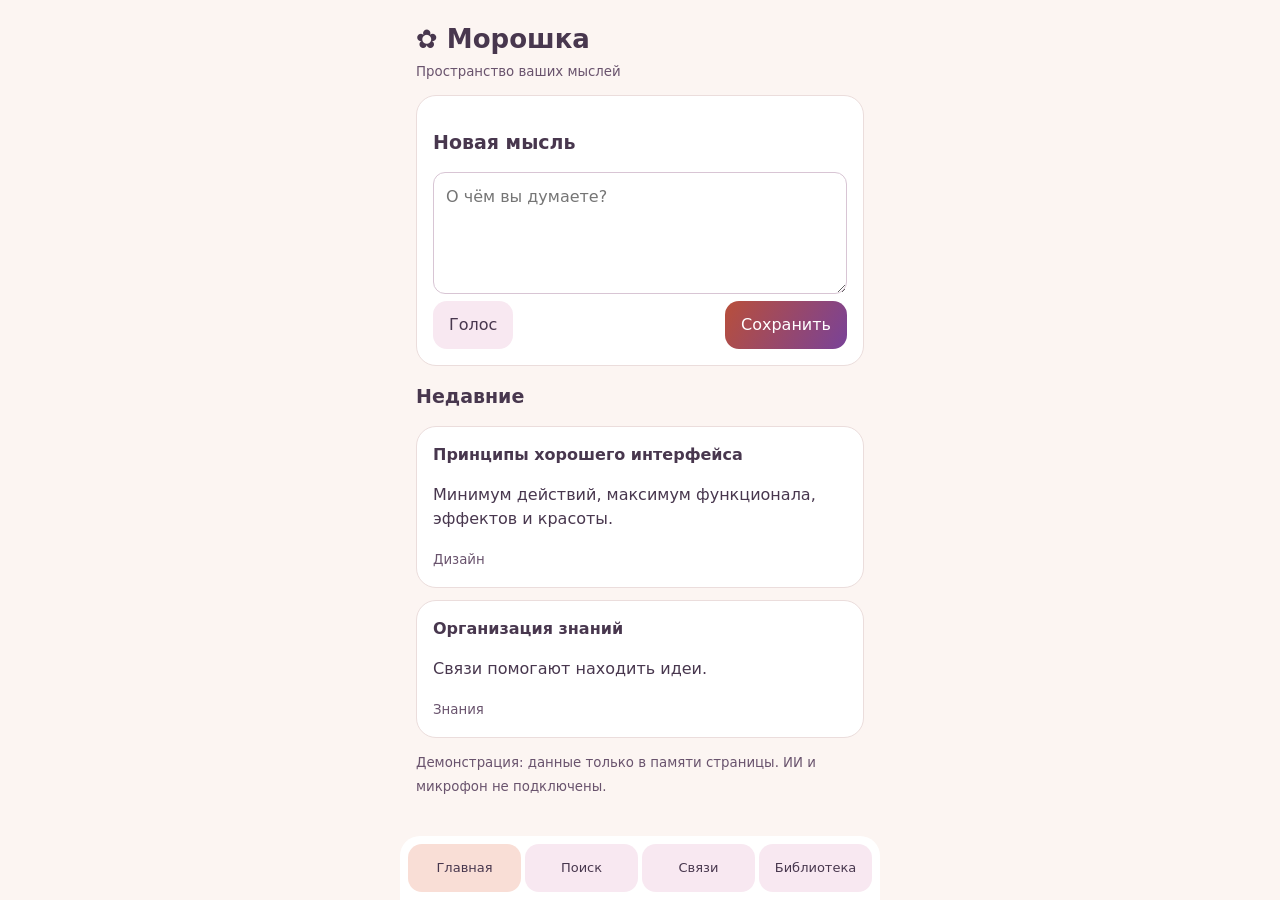
<file: docs/design/prototype.html>
<!doctype html><html lang="ru"><meta charset="utf-8"><meta name="viewport" content="width=device-width,initial-scale=1"><title>Морошка 2.1</title><style>
*{box-sizing:border-box}body{margin:0;background:#fcf5f2;color:#48374e;font:16px/1.5 system-ui}main{max-width:480px;margin:auto;padding:20px 16px 100px}h1{font-size:26px;margin:0}h2{font-size:19px}small{color:#69536d}section,article{background:white;border:1px solid #ebdddc;border-radius:20px;padding:16px;margin:12px 0}textarea,input{font:inherit;width:100%;padding:12px;border:1px solid #d8c5d4;border-radius:12px;background:transparent;color:inherit}button{font:inherit;min-height:48px;border:0;border-radius:14px;padding:10px 16px;color:#48374e;background:#f8e8f1;cursor:pointer}button.primary{background:linear-gradient(120deg,#b84f3b,#794298);color:white}button:focus-visible,input:focus-visible,textarea:focus-visible{outline:3px solid #79518c}nav{position:fixed;bottom:0;left:50%;transform:translateX(-50%);width:min(100%,480px);display:flex;background:white;padding:8px;gap:4px;border-radius:20px 20px 0 0}nav button{flex:1;padding:6px;font-size:13px}nav button.active{background:#f9ded6}article button{width:100%;text-align:left;background:transparent;padding:0} .row{display:flex;gap:8px;justify-content:space-between;align-items:center}.tag{display:inline-block;margin:4px;font-size:13px}p{white-space:pre-wrap;overflow-wrap:anywhere} @media(prefers-color-scheme:dark){body{background:#211b29;color:#fff4f5}section,article,nav{background:#302638;border-color:#514257}button{background:#46334e;color:#fff4f5}small{color:#d3bed3}nav button.active{background:#654153}}
</style><main><header><h1>✿ Морошка</h1><small>Пространство ваших мыслей</small></header><div id="view"></div><small>Демонстрация: данные только в памяти страницы. ИИ и микрофон не подключены.</small></main><nav id="nav"></nav><script>
const $=s=>document.querySelector(s);let notes=[{id:1,title:'Принципы хорошего интерфейса',body:'Минимум действий, максимум функционала, эффектов и красоты.',tags:['Дизайн'],links:[]},{id:2,title:'Организация знаний',body:'Связи помогают находить идеи.',tags:['Знания'],links:[]}],page='home',selected=1,draft='';const esc=s=>String(s).replace(/[&<>"']/g,c=>({'&':'&amp;','<':'&lt;','>':'&gt;','"':'&quot;',"'":'&#39;'}[c]));function go(p){page=p;render()}function openNote(id){selected=id;go('detail')}function cards(ns){return ns.map(n=>`<article><button onclick="openNote(${n.id})"><strong>${esc(n.title)}</strong><p>${esc(n.body.slice(0,120))}</p><small>${esc(n.tags.join(' · '))}</small></button></article>`).join('')||'<p>Нет заметок</p>'}function save(){if(!draft.trim())return;let id=Date.now();notes.unshift({id,title:draft.trim().split(/[\n.!?]/)[0].slice(0,65)||'Новая заметка',body:draft,tags:[],links:[]});draft='';openNote(id)}function render(){let n=notes.find(n=>n.id===selected);$('#nav').innerHTML=[['home','Главная'],['search','Поиск'],['links','Связи'],['library','Библиотека']].map(([p,t])=>`<button class="${page===p?'active':''}" onclick="go('${p}')">${t}</button>`).join('');let v=$('#view');if(page==='home')v.innerHTML=`<section><h2>Новая мысль</h2><textarea rows="4" aria-label="Текст заметки" placeholder="О чём вы думаете?" oninput="draft=this.value">${esc(draft)}</textarea><div class="row"><button onclick="alert('Микрофон в прототипе не подключён')">Голос</button><button class="primary" onclick="save()">Сохранить</button></div></section><h2>Недавние</h2>${cards(notes.slice(0,4))}`;if(page==='library')v.innerHTML='<h2>Библиотека</h2>'+cards(notes);if(page==='search'){v.innerHTML='<h2>Поиск</h2><input aria-label="Поиск" placeholder="Найти мысль или тему" oninput="filter(this.value)"><div id="results">'+cards(notes)+'</div>'}if(page==='detail')v.innerHTML=`<section><button onclick="go('home')">← Назад</button><h2>${esc(n.title)}</h2><button onclick="rename()">Редактировать заголовок</button><p>${esc(n.body)}</p><h2>Теги</h2>${n.tags.map((t,i)=>`<button class="tag" onclick="removeTag(${i})">${esc(t)} ×</button>`).join('')}<div class="row"><input id="tag" placeholder="Новый тег"><button onclick="addTag()">+</button></div><h2>Предложения ИИ</h2><small>Автоматический анализ не подключён.</small><h2>Связанные заметки</h2>${cards(notes.filter(x=>n.links.includes(x.id)))}<button onclick="go('links')">Управлять связями</button></section>`;if(page==='links')v.innerHTML=`<h2>Связи знаний</h2><section><strong>${esc(n.title)}</strong><p>Ручные связи с другими заметками</p>${notes.filter(x=>x.id!==n.id).map(x=>`<p class="row"><span>${esc(x.title)}</span><button onclick="toggleLink(${x.id})">${n.links.includes(x.id)?'Удалить':'Связать'}</button></p>`).join('')}</section>`}function filter(q){$('#results').innerHTML=cards(notes.filter(n=>(n.title+' '+n.body+' '+n.tags.join(' ')).toLowerCase().includes(q.toLowerCase())))}function rename(){let n=notes.find(x=>x.id===selected),t=prompt('Заголовок',n.title);if(t?.trim())n.title=t.trim();render()}function addTag(){let n=notes.find(x=>x.id===selected),t=$('#tag').value.trim();if(t&&!n.tags.includes(t))n.tags.push(t);render()}function removeTag(i){notes.find(x=>x.id===selected).tags.splice(i,1);render()}function toggleLink(id){let a=notes.find(x=>x.id===selected),b=notes.find(x=>x.id===id);if(a.links.includes(id)){a.links=a.links.filter(x=>x!==id);b.links=b.links.filter(x=>x!==a.id)}else{a.links.push(id);b.links.push(a.id)}render()}render();</script></html>
</file>
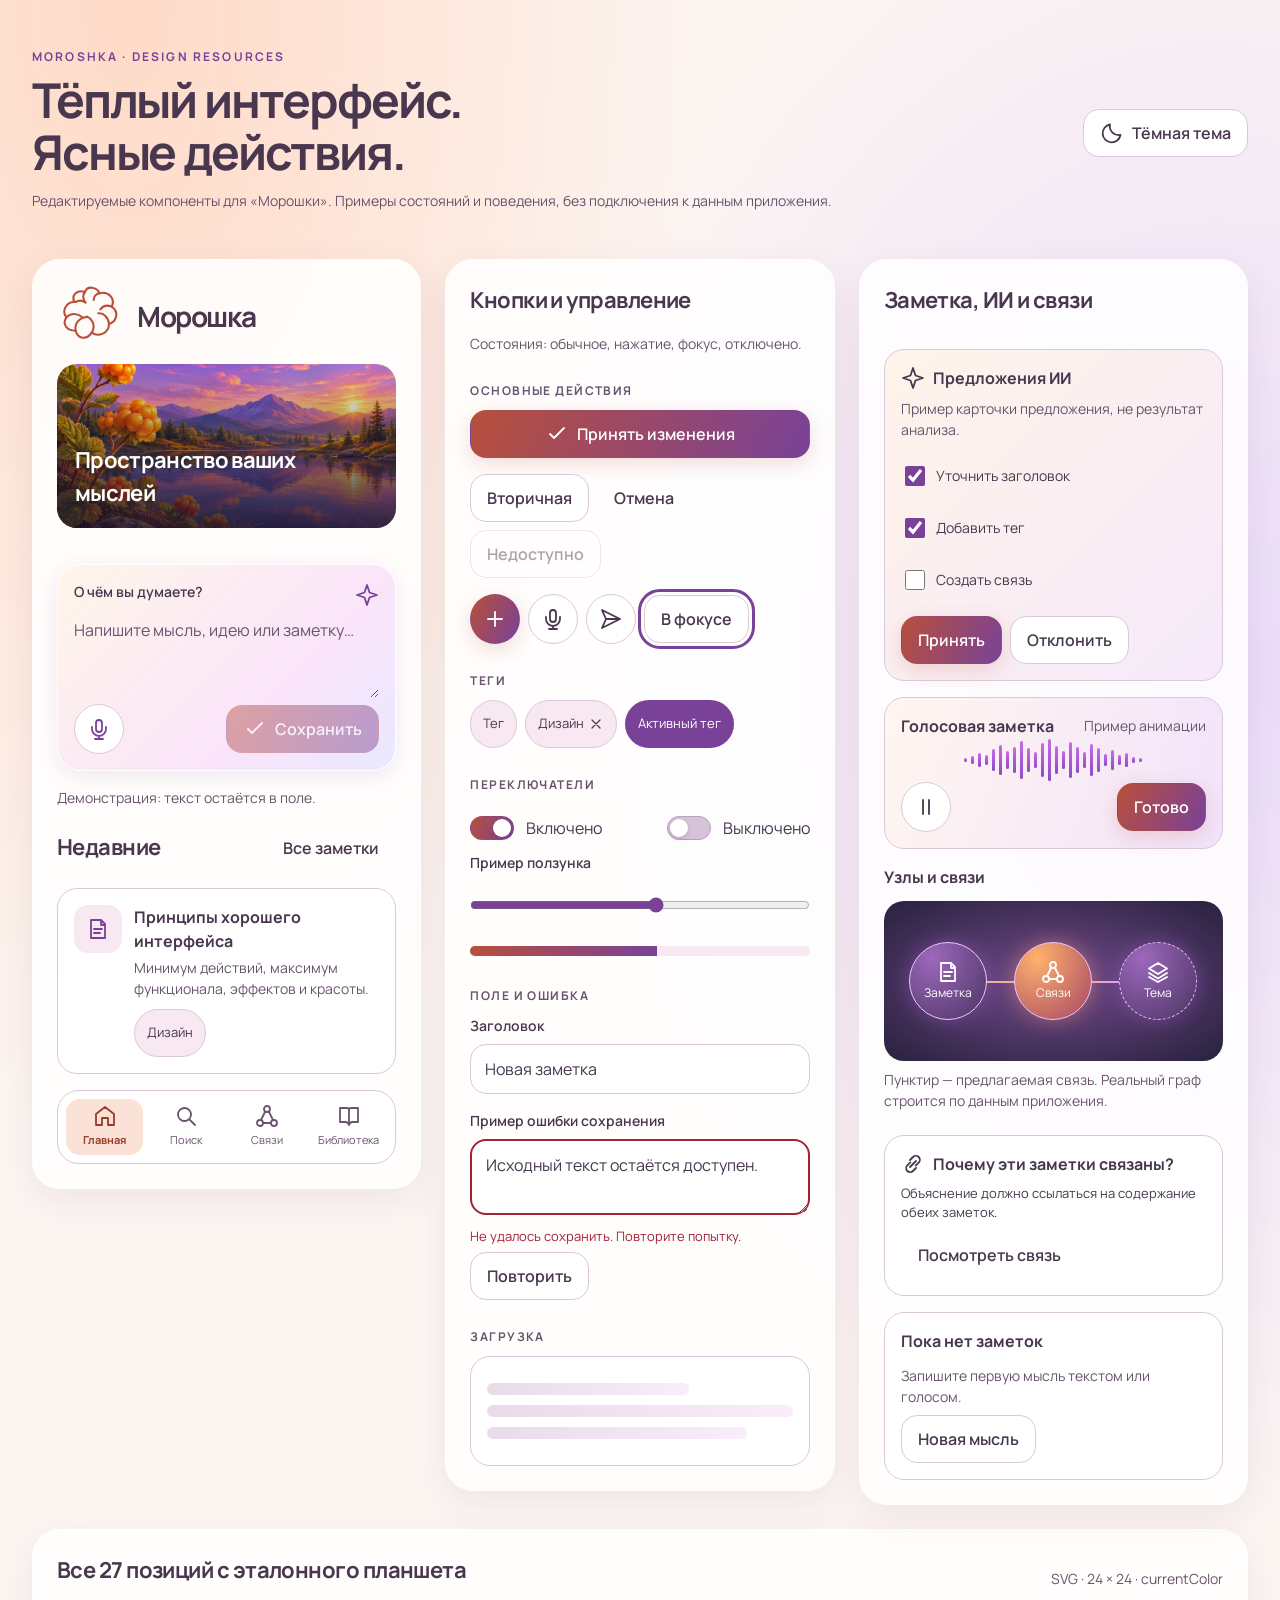
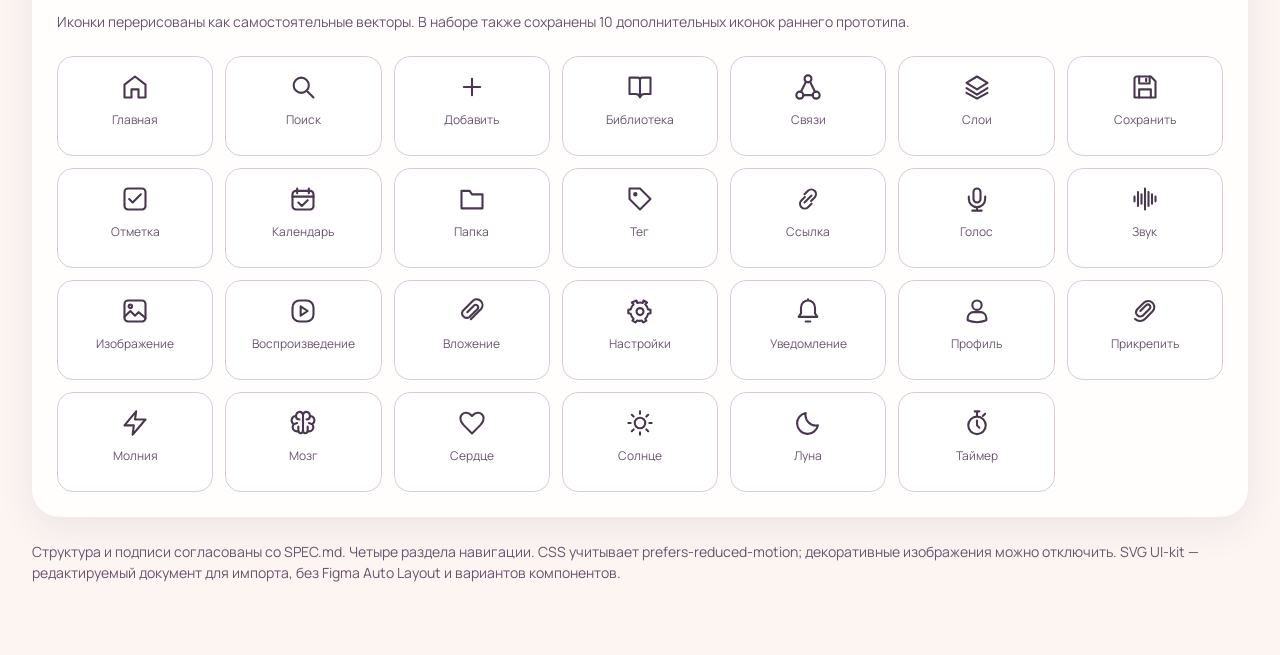
<file: docs/design/assets/components/showcase.html>
<!doctype html>
<html lang="ru">
<head>
  <meta charset="utf-8">
  <meta name="viewport" content="width=device-width,initial-scale=1">
  <title>Морошка — библиотека компонентов</title>
  <link rel="stylesheet" href="../effects/components.css">
</head>
<body>
<svg xmlns="http://www.w3.org/2000/svg" viewBox="0 0 24 24" style="display:none" aria-hidden="true"><defs><symbol id="i-attachment" viewBox="0 0 24 24"><path d="m8 12 5-5a2 2 0 0 1 3 3l-6 6a3.6 3.6 0 0 1-5-5l6-6a5.2 5.2 0 0 1 7.5 7.3l-6.5 6.5a6 6 0 0 1-8.5 0"/></symbol><symbol id="i-back" viewBox="0 0 24 24"><path d="m14 5-7 7 7 7"/></symbol><symbol id="i-bell" viewBox="0 0 24 24"><path d="M6 9a6 6 0 0 1 12 0v5l2 3H4l2-3ZM10 21h4M12 3V2"/></symbol><symbol id="i-brain" viewBox="0 0 24 24"><path d="M12 5c-1-4-6-3-6 1-4 0-5 5-2 7-2 3 0 7 4 6 1 3 4 2 4-1V5ZM12 5c1-4 6-3 6 1 4 0 5 5 2 7 2 3 0 7-4 6-1 3-4 2-4-1"/><path d="M6 6c0 2 1 3 3 3M4 13l3-1M8 19v-4M18 6c0 2-1 3-3 3M20 13l-3-1M16 19v-4"/></symbol><symbol id="i-calendar" viewBox="0 0 24 24"><rect x="3" y="5" width="18" height="16" rx="3"/><path d="M7 3v4M17 3v4M3 10h18m-13 5 3 3 5-5"/></symbol><symbol id="i-check" viewBox="0 0 24 24"><path d="m5 12 4 4L19 6"/></symbol><symbol id="i-checkbox" viewBox="0 0 24 24"><rect x="3" y="3" width="18" height="18" rx="3"/><path d="m7 12 3 3 7-7"/></symbol><symbol id="i-close" viewBox="0 0 24 24"><path d="m6 6 12 12M18 6 6 18"/></symbol><symbol id="i-edit" viewBox="0 0 24 24"><path d="m4 16 12-12 4 4L8 20H4zM13 7l4 4"/></symbol><symbol id="i-folder" viewBox="0 0 24 24"><path d="M3 5h7l2 3h9v12H3z"/></symbol><symbol id="i-graph" viewBox="0 0 24 24"><circle cx="12" cy="5" r="3"/><circle cx="5" cy="19" r="3"/><circle cx="19" cy="19" r="3"/><path d="m10 8-4 8m8-8 4 8M8 19h8"/></symbol><symbol id="i-heart" viewBox="0 0 24 24"><path d="M12 21 4.5 13.4C-2 6.5 6-1 12 6c6-7 14 .5 7.5 7.4Z"/></symbol><symbol id="i-home" viewBox="0 0 24 24"><path d="m3 10 9-7 9 7v11h-6v-7H9v7H3z"/></symbol><symbol id="i-image" viewBox="0 0 24 24"><rect x="3" y="3" width="18" height="18" rx="3"/><circle cx="8" cy="8" r="1.5"/><path d="m3 17 5-5 4 4 3-3 6 5"/></symbol><symbol id="i-layers" viewBox="0 0 24 24"><path d="m12 3 9 5.5L12 14 3 8.5ZM3 13l9 5.5 9-5.5M3 17l9 5 9-5"/></symbol><symbol id="i-library" viewBox="0 0 24 24"><path d="M3 4h7a2 2 0 0 1 2 2v15a4 4 0 0 0-4-3H3zM21 4h-7a2 2 0 0 0-2 2v15a4 4 0 0 1 4-3h5z"/></symbol><symbol id="i-lightning" viewBox="0 0 24 24"><path d="m13 2-10 12h8l-1 8L21 9h-9Z"/></symbol><symbol id="i-link" viewBox="0 0 24 24"><path d="M9 8l3-3a4 4 0 0 1 5.66 5.66l-3 3M15 16l-3 3a4 4 0 0 1-5.66-5.66l3-3M9 15l6-6"/></symbol><symbol id="i-mic" viewBox="0 0 24 24"><rect x="9" y="3" width="6" height="12" rx="3"/><path d="M5 10v2a7 7 0 0 0 14 0v-2M12 19v3m-4 0h8"/></symbol><symbol id="i-moon" viewBox="0 0 24 24"><path d="M20.5 14A9 9 0 0 1 10 3.5 9 9 0 1 0 20.5 14Z"/></symbol><symbol id="i-more" viewBox="0 0 24 24"><circle cx="5" cy="12" r="1"/><circle cx="12" cy="12" r="1"/><circle cx="19" cy="12" r="1"/></symbol><symbol id="i-note" viewBox="0 0 24 24"><path d="M5 3h10l4 4v14H5zM15 3v5h4M8 12h8M8 16h6"/></symbol><symbol id="i-paperclip" viewBox="0 0 24 24"><path d="m8 13 6-6a2.2 2.2 0 0 1 3 3l-7 7a4 4 0 0 1-6-5l9-9a5 5 0 0 1 7 7l-9 9"/></symbol><symbol id="i-pause" viewBox="0 0 24 24"><path d="M9 5v14M15 5v14"/></symbol><symbol id="i-play" viewBox="0 0 24 24"><rect x="3" y="3" width="18" height="18" rx="6"/><path d="m10 8 6 4-6 4Z"/></symbol><symbol id="i-plus" viewBox="0 0 24 24"><path d="M12 5v14M5 12h14"/></symbol><symbol id="i-save" viewBox="0 0 24 24"><path d="M5 3h12l4 4v14H3V5a2 2 0 0 1 2-2Z"/><path d="M7 3v6h9V3M7 21v-7h10v7M13 5v2"/></symbol><symbol id="i-search" viewBox="0 0 24 24"><circle cx="10.5" cy="10.5" r="6.5"/><path d="m16 16 5 5"/></symbol><symbol id="i-send" viewBox="0 0 24 24"><path d="m3 3 18 9-18 9 4-9zM7 12h14"/></symbol><symbol id="i-settings" viewBox="0 0 24 24"><path d="m9 3 .6 2.1a7 7 0 0 1 4.8 0L15 3l3 1.7-1.5 1.7a7 7 0 0 1 2.4 4.2l2.1.4v3l-2.1.4a7 7 0 0 1-2.4 4.2l1 1.7-2.6 1.5-1.5-1.6a7 7 0 0 1-3.8 0l-1.5 1.6-2.6-1.5 1-1.7a7 7 0 0 1-2.4-4.2L2 14v-3l2.1-.4a7 7 0 0 1 2.4-4.2L5 4.7Z"/><circle cx="12" cy="12.5" r="3"/></symbol><symbol id="i-sparkles" viewBox="0 0 24 24"><path d="m12 2 2.5 7.5L22 12l-7.5 2.5L12 22l-2.5-7.5L2 12l7.5-2.5z"/></symbol><symbol id="i-stop" viewBox="0 0 24 24"><rect x="6" y="6" width="12" height="12" rx="2"/></symbol><symbol id="i-stopwatch" viewBox="0 0 24 24"><circle cx="12" cy="14" r="7.5"/><path d="M10 2h4M12 2v4M12 10v4l2 2M17 6l2-2"/></symbol><symbol id="i-sun" viewBox="0 0 24 24"><circle cx="12" cy="12" r="4.5"/><path d="M12 2v2M12 20v2M2 12h2M20 12h2M5 5l1.5 1.5M17.5 17.5 19 19M5 19l1.5-1.5M17.5 6.5 19 5"/></symbol><symbol id="i-tag" viewBox="0 0 24 24"><path d="M3 3h9l9 9-9 9-9-9z"/><circle cx="8" cy="8" r="1"/></symbol><symbol id="i-user" viewBox="0 0 24 24"><circle cx="12" cy="7" r="4"/><path d="M4 20v-2a5 5 0 0 1 5-5h6a5 5 0 0 1 5 5v2c-5 2-11 2-16 0Z"/></symbol><symbol id="i-waveform" viewBox="0 0 24 24"><path d="M3 10v4M6 6v12M9 8v8M12 3v18M15 6v12M18 8v8M21 10v4"/></symbol></defs></svg>
<main class="shell">
  <header class="masthead">
    <div>
      <div class="eyebrow">Moroshka · Design resources</div>
      <h1>Тёплый интерфейс.<br>Ясные действия.</h1>
      <p class="muted">Редактируемые компоненты для «Морошки». Примеры состояний и поведения, без подключения к данным приложения.</p>
    </div>
    <button class="m-btn" id="theme" aria-pressed="false"><svg class="icon" viewBox="0 0 24 24" aria-hidden="true"><use href="#i-moon"/></svg><span>Тёмная тема</span></button>
  </header>
  <div class="grid">
    <section class="panel stack">
      <div class="brand-row"><img src="../brand/cloudberry-mono-orange.svg" alt="Символ морошки"><strong>Морошка</strong></div>
      <div class="hero"><img src="../raster/backgrounds/cloudberry-landscape-landscape.webp" alt="Декоративный пейзаж с морошкой" onerror="this.hidden=true"><strong>Пространство ваших мыслей</strong></div>
      <div class="composer">
        <div class="row spread"><label class="field-label" for="draft">О чём вы думаете?</label><svg class="icon" viewBox="0 0 24 24" aria-hidden="true"><use href="#i-sparkles"/></svg></div>
        <textarea id="draft" class="m-field" rows="3" placeholder="Напишите мысль, идею или заметку…"></textarea>
        <div class="row spread"><button class="m-btn round" id="voice-start" aria-label="Голосовой ввод"><svg class="icon" viewBox="0 0 24 24" aria-hidden="true"><use href="#i-mic"/></svg></button><button class="m-btn primary" id="save" disabled><svg class="icon" viewBox="0 0 24 24" aria-hidden="true"><use href="#i-check"/></svg>Сохранить</button></div>
      </div>
      <div id="demo-status" class="muted" role="status" aria-live="polite">Демонстрация: текст остаётся в поле.</div>
      <div class="row spread"><h2 style="margin:0">Недавние</h2><button class="m-btn quiet" id="all-notes">Все заметки</button></div>
      <article class="card note"><div class="note-symbol"><svg class="icon" viewBox="0 0 24 24" aria-hidden="true"><use href="#i-note"/></svg></div><div><h3>Принципы хорошего интерфейса</h3><p>Минимум действий, максимум функционала, эффектов и красоты.</p><div class="row" style="margin-top:10px"><span class="chip">Дизайн</span></div></div></article>
      <nav class="bottom-nav" aria-label="Пример основной навигации">
        <button class="nav-button" aria-current="page" data-nav="Главная"><svg class="icon" viewBox="0 0 24 24" aria-hidden="true"><use href="#i-home"/></svg><span>Главная</span></button>
        <button class="nav-button" data-nav="Поиск"><svg class="icon" viewBox="0 0 24 24" aria-hidden="true"><use href="#i-search"/></svg><span>Поиск</span></button>
        <button class="nav-button" data-nav="Связи"><svg class="icon" viewBox="0 0 24 24" aria-hidden="true"><use href="#i-graph"/></svg><span>Связи</span></button>
        <button class="nav-button" data-nav="Библиотека"><svg class="icon" viewBox="0 0 24 24" aria-hidden="true"><use href="#i-library"/></svg><span>Библиотека</span></button>
      </nav>
    </section>
    <section class="panel">
      <h2>Кнопки и управление</h2><p class="muted">Состояния: обычное, нажатие, фокус, отключено.</p>
      <div class="section-label">Основные действия</div>
      <div class="stack">
        <button class="m-btn primary demo-action"><svg class="icon" viewBox="0 0 24 24" aria-hidden="true"><use href="#i-check"/></svg>Принять изменения</button>
        <div class="row"><button class="m-btn demo-action">Вторичная</button><button class="m-btn quiet demo-action">Отмена</button><button class="m-btn" disabled>Недоступно</button></div>
        <div class="row"><button class="m-btn primary round demo-action" aria-label="Добавить"><svg class="icon" viewBox="0 0 24 24" aria-hidden="true"><use href="#i-plus"/></svg></button><button class="m-btn round demo-action" aria-label="Голос"><svg class="icon" viewBox="0 0 24 24" aria-hidden="true"><use href="#i-mic"/></svg></button><button class="m-btn round demo-action" aria-label="Отправить"><svg class="icon" viewBox="0 0 24 24" aria-hidden="true"><use href="#i-send"/></svg></button><button class="m-btn focus demo-action">В фокусе</button></div>
      </div>
      <div class="section-label">Теги</div>
      <div class="row"><button class="chip" aria-pressed="false" data-chip>Тег</button><button class="chip" aria-label="Удалить тег Дизайн" id="remove-chip">Дизайн <svg class="icon" viewBox="0 0 24 24" aria-hidden="true"><use href="#i-close"/></svg></button><button class="chip active" aria-pressed="true" data-chip>Активный тег</button></div>
      <div class="section-label">Переключатели</div>
      <div class="row spread"><label class="toggle"><input type="checkbox" checked><span class="track"></span><span>Включено</span></label><label class="toggle"><input type="checkbox"><span class="track"></span><span>Выключено</span></label></div>
      <label class="field-label" for="range">Пример ползунка</label><input id="range" type="range" min="0" max="100" value="55"><progress id="progress" value="55" max="100" aria-label="Пример прогресса"></progress>
      <div class="section-label">Поле и ошибка</div>
      <label class="field-label" for="title">Заголовок</label><input id="title" class="m-field" value="Новая заметка">
      <label class="field-label" for="error" style="margin-top:16px">Пример ошибки сохранения</label><textarea id="error" class="m-field" rows="2" aria-invalid="true" aria-describedby="field-error">Исходный текст остаётся доступен.</textarea>
      <p id="field-error" class="field-error">Не удалось сохранить. Повторите попытку.</p><button class="m-btn demo-action">Повторить</button>
      <div class="section-label">Загрузка</div><div class="card" aria-label="Пример состояния загрузки"><div class="skeleton" style="width:66%"></div><div class="skeleton"></div><div class="skeleton" style="width:85%"></div></div>
    </section>
    <section class="panel stack">
      <h2>Заметка, ИИ и связи</h2>
      <article class="card suggestion">
        <div class="row"><svg class="icon" viewBox="0 0 24 24" aria-hidden="true"><use href="#i-sparkles"/></svg><h3 style="margin:0">Предложения ИИ</h3></div><p class="muted">Пример карточки предложения, не результат анализа.</p>
        <ul><li><input type="checkbox" id="suggest-title" checked><label for="suggest-title">Уточнить заголовок</label></li><li><input type="checkbox" id="suggest-tag" checked><label for="suggest-tag">Добавить тег</label></li><li><input type="checkbox" id="suggest-link"><label for="suggest-link">Создать связь</label></li></ul>
        <div class="row"><button class="m-btn primary demo-action">Принять</button><button class="m-btn demo-action">Отклонить</button></div>
      </article>
      <div class="voice" id="voice"><div class="row spread"><h3 style="margin:0">Голосовая заметка</h3><span class="muted">Пример анимации</span></div><div class="wave" aria-hidden="true"><i style="--h:4px;--delay:0ms"></i><i style="--h:8px;--delay:-47ms"></i><i style="--h:14px;--delay:-94ms"></i><i style="--h:10px;--delay:-141ms"></i><i style="--h:22px;--delay:-188ms"></i><i style="--h:30px;--delay:-235ms"></i><i style="--h:18px;--delay:-282ms"></i><i style="--h:26px;--delay:-329ms"></i><i style="--h:38px;--delay:-376ms"></i><i style="--h:24px;--delay:-423ms"></i><i style="--h:16px;--delay:-470ms"></i><i style="--h:34px;--delay:-517ms"></i><i style="--h:42px;--delay:-564ms"></i><i style="--h:28px;--delay:-611ms"></i><i style="--h:18px;--delay:-658ms"></i><i style="--h:36px;--delay:-705ms"></i><i style="--h:26px;--delay:-752ms"></i><i style="--h:16px;--delay:-799ms"></i><i style="--h:32px;--delay:-846ms"></i><i style="--h:24px;--delay:-893ms"></i><i style="--h:12px;--delay:-940ms"></i><i style="--h:20px;--delay:-987ms"></i><i style="--h:10px;--delay:-1034ms"></i><i style="--h:14px;--delay:-1081ms"></i><i style="--h:6px;--delay:-1128ms"></i><i style="--h:4px;--delay:-1175ms"></i></div><div class="row spread"><button class="m-btn round" id="pause" aria-label="Приостановить анимацию" aria-pressed="false"><svg class="icon" viewBox="0 0 24 24" aria-hidden="true"><use href="#i-pause"/></svg></button><button class="m-btn primary" id="voice-done">Готово</button></div></div>
      <div><h3>Узлы и связи</h3><div class="graph-preview" role="img" aria-label="Схема компонентов: заметка, тема, предлагаемая связь"><div class="node"><svg class="icon" viewBox="0 0 24 24" aria-hidden="true"><use href="#i-note"/></svg>Заметка</div><div class="node primary"><svg class="icon" viewBox="0 0 24 24" aria-hidden="true"><use href="#i-graph"/></svg>Связи</div><div class="node proposed"><svg class="icon" viewBox="0 0 24 24" aria-hidden="true"><use href="#i-layers"/></svg>Тема</div></div><p class="muted">Пунктир — предлагаемая связь. Реальный граф строится по данным приложения.</p></div>
      <article class="card"><div class="row"><svg class="icon" viewBox="0 0 24 24" aria-hidden="true"><use href="#i-link"/></svg><h3 style="margin:0">Почему эти заметки связаны?</h3></div><p class="small">Объяснение должно ссылаться на содержание обеих заметок.</p><button class="m-btn quiet demo-action">Посмотреть связь</button></article>
      <div class="card"><h3>Пока нет заметок</h3><p class="muted">Запишите первую мысль текстом или голосом.</p><button class="m-btn demo-action">Новая мысль</button></div>
    </section>
  </div>
  <section class="panel" style="margin-top:24px">
    <div class="row spread"><h2>Все 27 позиций с эталонного планшета</h2><span class="muted">SVG · 24 × 24 · currentColor</span></div>
    <p class="muted">Иконки перерисованы как самостоятельные векторы. В наборе также сохранены 10 дополнительных иконок раннего прототипа.</p>
    <div class="icon-audit"><div class="icon-cell"><svg class="icon" viewBox="0 0 24 24" aria-hidden="true"><use href="#i-home"/></svg><span>Главная</span></div><div class="icon-cell"><svg class="icon" viewBox="0 0 24 24" aria-hidden="true"><use href="#i-search"/></svg><span>Поиск</span></div><div class="icon-cell"><svg class="icon" viewBox="0 0 24 24" aria-hidden="true"><use href="#i-plus"/></svg><span>Добавить</span></div><div class="icon-cell"><svg class="icon" viewBox="0 0 24 24" aria-hidden="true"><use href="#i-library"/></svg><span>Библиотека</span></div><div class="icon-cell"><svg class="icon" viewBox="0 0 24 24" aria-hidden="true"><use href="#i-graph"/></svg><span>Связи</span></div><div class="icon-cell"><svg class="icon" viewBox="0 0 24 24" aria-hidden="true"><use href="#i-layers"/></svg><span>Слои</span></div><div class="icon-cell"><svg class="icon" viewBox="0 0 24 24" aria-hidden="true"><use href="#i-save"/></svg><span>Сохранить</span></div><div class="icon-cell"><svg class="icon" viewBox="0 0 24 24" aria-hidden="true"><use href="#i-checkbox"/></svg><span>Отметка</span></div><div class="icon-cell"><svg class="icon" viewBox="0 0 24 24" aria-hidden="true"><use href="#i-calendar"/></svg><span>Календарь</span></div><div class="icon-cell"><svg class="icon" viewBox="0 0 24 24" aria-hidden="true"><use href="#i-folder"/></svg><span>Папка</span></div><div class="icon-cell"><svg class="icon" viewBox="0 0 24 24" aria-hidden="true"><use href="#i-tag"/></svg><span>Тег</span></div><div class="icon-cell"><svg class="icon" viewBox="0 0 24 24" aria-hidden="true"><use href="#i-link"/></svg><span>Ссылка</span></div><div class="icon-cell"><svg class="icon" viewBox="0 0 24 24" aria-hidden="true"><use href="#i-mic"/></svg><span>Голос</span></div><div class="icon-cell"><svg class="icon" viewBox="0 0 24 24" aria-hidden="true"><use href="#i-waveform"/></svg><span>Звук</span></div><div class="icon-cell"><svg class="icon" viewBox="0 0 24 24" aria-hidden="true"><use href="#i-image"/></svg><span>Изображение</span></div><div class="icon-cell"><svg class="icon" viewBox="0 0 24 24" aria-hidden="true"><use href="#i-play"/></svg><span>Воспроизведение</span></div><div class="icon-cell"><svg class="icon" viewBox="0 0 24 24" aria-hidden="true"><use href="#i-paperclip"/></svg><span>Вложение</span></div><div class="icon-cell"><svg class="icon" viewBox="0 0 24 24" aria-hidden="true"><use href="#i-settings"/></svg><span>Настройки</span></div><div class="icon-cell"><svg class="icon" viewBox="0 0 24 24" aria-hidden="true"><use href="#i-bell"/></svg><span>Уведомление</span></div><div class="icon-cell"><svg class="icon" viewBox="0 0 24 24" aria-hidden="true"><use href="#i-user"/></svg><span>Профиль</span></div><div class="icon-cell"><svg class="icon" viewBox="0 0 24 24" aria-hidden="true"><use href="#i-attachment"/></svg><span>Прикрепить</span></div><div class="icon-cell"><svg class="icon" viewBox="0 0 24 24" aria-hidden="true"><use href="#i-lightning"/></svg><span>Молния</span></div><div class="icon-cell"><svg class="icon" viewBox="0 0 24 24" aria-hidden="true"><use href="#i-brain"/></svg><span>Мозг</span></div><div class="icon-cell"><svg class="icon" viewBox="0 0 24 24" aria-hidden="true"><use href="#i-heart"/></svg><span>Сердце</span></div><div class="icon-cell"><svg class="icon" viewBox="0 0 24 24" aria-hidden="true"><use href="#i-sun"/></svg><span>Солнце</span></div><div class="icon-cell"><svg class="icon" viewBox="0 0 24 24" aria-hidden="true"><use href="#i-moon"/></svg><span>Луна</span></div><div class="icon-cell"><svg class="icon" viewBox="0 0 24 24" aria-hidden="true"><use href="#i-stopwatch"/></svg><span>Таймер</span></div></div>
  </section>
  <footer class="muted" style="margin-top:24px">Структура и подписи согласованы со SPEC.md. Четыре раздела навигации. CSS учитывает prefers-reduced-motion; декоративные изображения можно отключить. SVG UI-kit — редактируемый документ для импорта, без Figma Auto Layout и вариантов компонентов.</footer>
</main>
<script>
const status=document.getElementById('demo-status');
const tell=t=>status.textContent=t;
document.getElementById('theme').onclick=function(){const dark=document.body.classList.toggle('theme-dark');this.setAttribute('aria-pressed',String(dark));this.querySelector('span').textContent=dark?'Светлая тема':'Тёмная тема'};
document.getElementById('draft').oninput=function(){document.getElementById('save').disabled=!this.value.trim();tell(this.value.trim()?'Черновик в демонстрационном поле':'Демонстрация: текст остаётся в поле.')};
document.getElementById('save').onclick=()=>tell('Показано действие «Сохранить». Пример не записывает данные на устройство.');
document.getElementById('voice-start').onclick=()=>{document.getElementById('voice').scrollIntoView({block:'center',behavior:window.matchMedia('(prefers-reduced-motion: reduce)').matches?'auto':'smooth'});tell('Показана карточка голоса. Доступ к микрофону не запрашивается.')};
document.getElementById('voice-done').onclick=()=>tell('Пример завершения голосового ввода. Аудиозапись не создавалась.');
document.getElementById('all-notes').onclick=()=>tell('Пример действия «Все заметки».');
document.querySelectorAll('.demo-action').forEach(b=>b.onclick=()=>tell('Пример действия: '+(b.getAttribute('aria-label')||b.textContent).trim()));
document.querySelectorAll('[data-chip]').forEach(b=>b.onclick=()=>{const next=b.getAttribute('aria-pressed')!=='true';b.setAttribute('aria-pressed',String(next));b.classList.toggle('active',next)});
document.getElementById('remove-chip').onclick=function(){this.hidden=true;tell('Пример удаления тега. Перезагрузите страницу, чтобы вернуть его.')};
document.querySelectorAll('[data-nav]').forEach(b=>b.onclick=()=>{document.querySelectorAll('[data-nav]').forEach(x=>x.removeAttribute('aria-current'));b.setAttribute('aria-current','page');tell('Выбран раздел: '+b.dataset.nav)});
document.getElementById('pause').onclick=function(){const paused=this.getAttribute('aria-pressed')!=='true';this.setAttribute('aria-pressed',String(paused));this.setAttribute('aria-label',paused?'Продолжить анимацию':'Приостановить анимацию');document.getElementById('voice').dataset.paused=String(paused)};
document.getElementById('range').oninput=function(){document.getElementById('progress').value=this.value};
</script>
</body></html>
</file>
<file: docs/design/assets/effects/components.css>
/* Standalone component examples. Manrope is bundled under its OFL license. */
[hidden]{display:none!important}
@font-face{font-family:Manrope;src:url("../fonts/Manrope-Variable.ttf") format("truetype");font-style:normal;font-weight:200 800;font-display:swap}
:root{color-scheme:light;--m-bg:#fcf5f2;--m-surface:#fff;--m-ink:#48374e;--m-muted:#69536d;--m-border:#dbc9da;--m-tint:#f8e8f1;--m-accent:#794298;--m-primary:#b84f3b;--m-glass:rgba(255,255,255,.86);--m-shadow:0 12px 36px #48374e14;--m-duration:180ms;--m-gradient:linear-gradient(115deg,#b84f3b,#794298);--m-glow:linear-gradient(115deg,#ffb87a,#d8a4ff,#8ea6ff);--m-error:#a32235}
*{box-sizing:border-box}body{margin:0;background:radial-gradient(at 10% 0,#ffdac7 0,transparent 36%),radial-gradient(at 95% 30%,#eadbfa 0,transparent 38%),var(--m-bg);color:var(--m-ink);font:16px/1.5 Manrope,system-ui,sans-serif}button,input,textarea{font:inherit}button{cursor:pointer}a{color:var(--m-accent)}.shell{max-width:1440px;margin:auto;padding:48px 32px 72px}.masthead{display:flex;justify-content:space-between;gap:24px;align-items:center;margin-bottom:40px}.eyebrow{text-transform:uppercase;letter-spacing:.18em;font-size:12px;font-weight:700;color:var(--m-accent)}h1{font-size:clamp(28px,4vw,48px);letter-spacing:-.045em;line-height:1.08;margin:8px 0 12px}h2{font-size:22px;letter-spacing:-.025em;margin:0 0 16px}h3{font-size:16px;margin:0 0 12px}p{margin:8px 0}.muted{color:var(--m-muted);font-size:14px}.section-label{font-size:12px;font-weight:700;letter-spacing:.12em;text-transform:uppercase;color:var(--m-muted);margin:28px 0 10px}.grid{display:grid;grid-template-columns:repeat(3,minmax(0,1fr));align-items:start;gap:24px}.panel{background:var(--m-glass);border:1px solid rgba(255,255,255,.8);box-shadow:var(--m-shadow);border-radius:28px;padding:24px}.stack{display:grid;gap:16px}.row{display:flex;align-items:center;gap:8px;flex-wrap:wrap}.spread{justify-content:space-between}.icon{width:24px;height:24px;fill:none;stroke:currentColor;stroke-width:1.8;stroke-linecap:round;stroke-linejoin:round;flex:0 0 auto}
.m-btn{min-height:48px;min-width:48px;border-radius:16px;border:1px solid var(--m-border);background:var(--m-surface);color:var(--m-ink);padding:10px 16px;display:inline-flex;gap:8px;align-items:center;justify-content:center;font-weight:600;transition:transform var(--m-duration),box-shadow var(--m-duration),background var(--m-duration)}.m-btn:hover{box-shadow:0 4px 12px #48374e24}.m-btn:active{transform:scale(.98)}.m-btn.primary{background:var(--m-gradient);border-color:transparent;color:white;box-shadow:0 6px 20px #b84f3b30}.m-btn.quiet{background:transparent;border-color:transparent}.m-btn.round{border-radius:999px;padding:12px}.m-btn[disabled]{cursor:default;opacity:.45;box-shadow:none;transform:none}.m-btn.focus{outline:3px solid var(--m-accent);outline-offset:3px}:focus-visible{outline:3px solid var(--m-accent);outline-offset:3px}
.chip{font-size:13px;border:1px solid var(--m-border);background:var(--m-tint);min-height:48px;border-radius:999px;display:inline-flex;align-items:center;gap:4px;padding:6px 12px;color:var(--m-ink)}.chip .icon{width:16px;height:16px}.chip.active{background:var(--m-accent);border-color:transparent;color:#fff}.toggle{position:relative;display:inline-flex;align-items:center;min-height:48px;gap:12px;cursor:pointer}.toggle input{position:absolute;left:0;opacity:0;width:44px;height:24px}.toggle .track{width:44px;height:24px;background:#d6c2d9;border:1px solid #b7a0bf;border-radius:30px;display:block;position:relative;transition:background var(--m-duration)}.toggle .track::after{content:"";position:absolute;left:2px;top:2px;width:18px;height:18px;border-radius:50%;background:#fff;box-shadow:0 2px 5px #48374e30;transition:transform var(--m-duration)}.toggle input:checked+.track{background:var(--m-gradient);border-color:transparent}.toggle input:checked+.track::after{transform:translateX(20px)}.toggle input:focus-visible+.track{outline:3px solid var(--m-accent);outline-offset:4px}input[type=range]{width:100%;height:48px;accent-color:var(--m-accent);margin:0}progress{width:100%;height:10px;border-radius:10px;overflow:hidden;accent-color:var(--m-accent)}progress::-webkit-progress-bar{background:var(--m-tint)}progress::-webkit-progress-value{background:var(--m-gradient)}
.field-label{font-weight:600;font-size:14px;display:block;margin-bottom:8px}.m-field{width:100%;border:1px solid var(--m-border);background:var(--m-surface);color:var(--m-ink);border-radius:16px;padding:12px 14px;min-height:48px;resize:vertical;line-height:1.5}.m-field::placeholder{color:var(--m-muted);opacity:1}.m-field[aria-invalid=true]{border:2px solid var(--m-error)}.field-error{font-size:13px;color:var(--m-error);margin:6px 0}.composer{background:linear-gradient(135deg,#fff6e9,#fae4fa 65%,#e9e8ff);border:1px solid white;border-radius:24px;padding:16px;box-shadow:0 6px 20px #7942981c}.composer textarea{border:0;background:transparent;padding:8px 0;outline-offset:2px}.composer .icon{color:var(--m-accent)}.composer .primary .icon{color:#fff}
.card{background:var(--m-surface);border:1px solid var(--m-border);border-radius:20px;padding:16px}.note{display:flex;gap:12px}.note-symbol{width:48px;height:48px;border-radius:14px;display:flex;justify-content:center;align-items:center;background:var(--m-tint);color:var(--m-accent);flex:0 0 auto}.note h3{margin:0 0 4px}.note p{font-size:14px;margin:0;color:var(--m-muted)}.small{font-size:13px}.suggestion{background:linear-gradient(135deg,#fff4e9,#f5e9fa)}.suggestion ul{padding:0;list-style:none;margin:12px 0}.suggestion li{margin:4px 0;display:flex;align-items:center;gap:8px;font-size:14px;min-height:48px}.suggestion li input{width:20px;height:20px;accent-color:var(--m-accent)}.suggestion li label{flex:1;min-height:48px;display:flex;align-items:center;cursor:pointer}
.voice{background:linear-gradient(110deg,#fff6ef,#f2e3fb);border:1px solid var(--m-border);border-radius:20px;padding:16px}.wave{height:44px;display:flex;justify-content:center;align-items:center;gap:4px;overflow:hidden}.wave i{width:3px;border-radius:3px;height:var(--h);background:linear-gradient(#c66ce4,#8c4cc7);transform-origin:center;animation:voice 1200ms ease-in-out infinite alternate;animation-delay:var(--delay)}.voice[data-paused=true] .wave i{animation-play-state:paused}
.graph-preview{min-height:160px;background:radial-gradient(at 50% 50%,#734b8d,#28213d);border-radius:20px;position:relative;display:flex;align-items:center;justify-content:space-around;gap:8px;padding:24px 16px;color:#fff}.graph-preview::before{content:"";position:absolute;left:40px;right:40px;top:50%;height:2px;background:linear-gradient(90deg,#ffb87a,#d8a4ff)}.node{position:relative;z-index:1;width:78px;height:78px;border-radius:50%;background:radial-gradient(at 30% 20%,#9d68bd,#4b3562);border:1px solid #efc8ff;box-shadow:0 0 20px #cc78f74d;display:flex;align-items:center;justify-content:center;flex-direction:column;font-size:12px}.node.primary{background:radial-gradient(at 30% 20%,#ffb26d,#a54565);box-shadow:0 0 20px #ff976c77}.node.proposed{border-style:dashed}
.bottom-nav{display:grid;grid-template-columns:repeat(4,minmax(0,1fr));gap:4px;border:1px solid var(--m-border);background:var(--m-glass);border-radius:22px;padding:8px}.nav-button{border:0;min-height:56px;border-radius:14px;background:none;color:var(--m-muted);display:flex;flex-direction:column;align-items:center;justify-content:center;gap:4px;font-size:11px}.nav-button[aria-current=page]{background:#fbe2d6;color:#9a3b29;font-weight:700}.hero{height:164px;position:relative;overflow:hidden;background:linear-gradient(130deg,#352743,#a56980,#ffb87a);border-radius:20px;color:#fff;margin-bottom:20px}.hero img{width:100%;height:100%;object-fit:cover}.hero::after{content:"";position:absolute;inset:0;background:linear-gradient(transparent,rgba(29,20,44,.8))}.hero strong{position:absolute;z-index:1;bottom:18px;left:18px;right:18px;font-size:22px;letter-spacing:-.03em}.status{display:flex;gap:8px;align-items:center;font-size:13px}.status::before{content:"";width:7px;height:7px;border-radius:50%;background:currentColor}.status.error{color:var(--m-error)}
.skeleton{height:12px;background:linear-gradient(90deg,#e9dce9,#f8edf8,#e9dce9);border-radius:8px;margin:10px 0;max-width:100%;animation:skeleton 1600ms infinite;background-size:200%}.icon-audit{margin-top:24px;display:grid;grid-template-columns:repeat(7,minmax(0,1fr));gap:12px}.icon-cell{background:var(--m-surface);border:1px solid var(--m-border);border-radius:16px;padding:16px 6px;min-height:100px;display:flex;flex-direction:column;align-items:center;gap:10px;text-align:center}.icon-cell .icon{width:28px;height:28px}.icon-cell span{font-size:12px;color:var(--m-muted)}.brand-row{display:flex;align-items:center;gap:16px}.brand-row img{width:64px;height:64px}.brand-row strong{font-size:28px;letter-spacing:-.05em}
.theme-dark{color-scheme:dark;--m-bg:#211b29;--m-surface:#302638;--m-ink:#fff4f5;--m-muted:#d3bed3;--m-border:#6c5875;--m-tint:#46334e;--m-accent:#d8b8f5;--m-primary:#ffb49a;--m-glass:rgba(48,38,56,.92);--m-error:#ffabb9;background:radial-gradient(at 15% 0,#563b54 0,transparent 45%),var(--m-bg)}.theme-dark .composer,.theme-dark .suggestion,.theme-dark .voice{background:linear-gradient(135deg,#4e3546,#42304d)}.theme-dark .panel{border-color:#594561}.theme-dark .chip.active{color:#2b2035}.theme-dark .node{color:#fff}.theme-dark .nav-button[aria-current=page]{background:#64414b;color:#ffe4db}.theme-dark .skeleton{background:linear-gradient(90deg,#48384f,#62506c,#48384f)}.theme-dark .toggle .track{background:#634f6b}.theme-dark .m-btn.primary{color:#fff}.theme-dark .composer .primary .icon{color:#fff}
@keyframes voice{from{transform:scaleY(.55)}to{transform:scaleY(1)}}@keyframes skeleton{to{background-position:-200% 0}}@media(max-width:1100px){.grid{grid-template-columns:repeat(2,minmax(0,1fr))}.grid>.panel:last-child{grid-column:1/-1}}@media(max-width:720px){.shell{padding:24px 16px}.masthead{align-items:start;flex-direction:column}.grid{grid-template-columns:1fr}.panel{padding:20px}.icon-audit{grid-template-columns:repeat(4,minmax(0,1fr))}}@media(prefers-reduced-motion:reduce){:root{--m-duration:0ms}*,*::before,*::after{animation:none!important;scroll-behavior:auto!important}}
</file>
